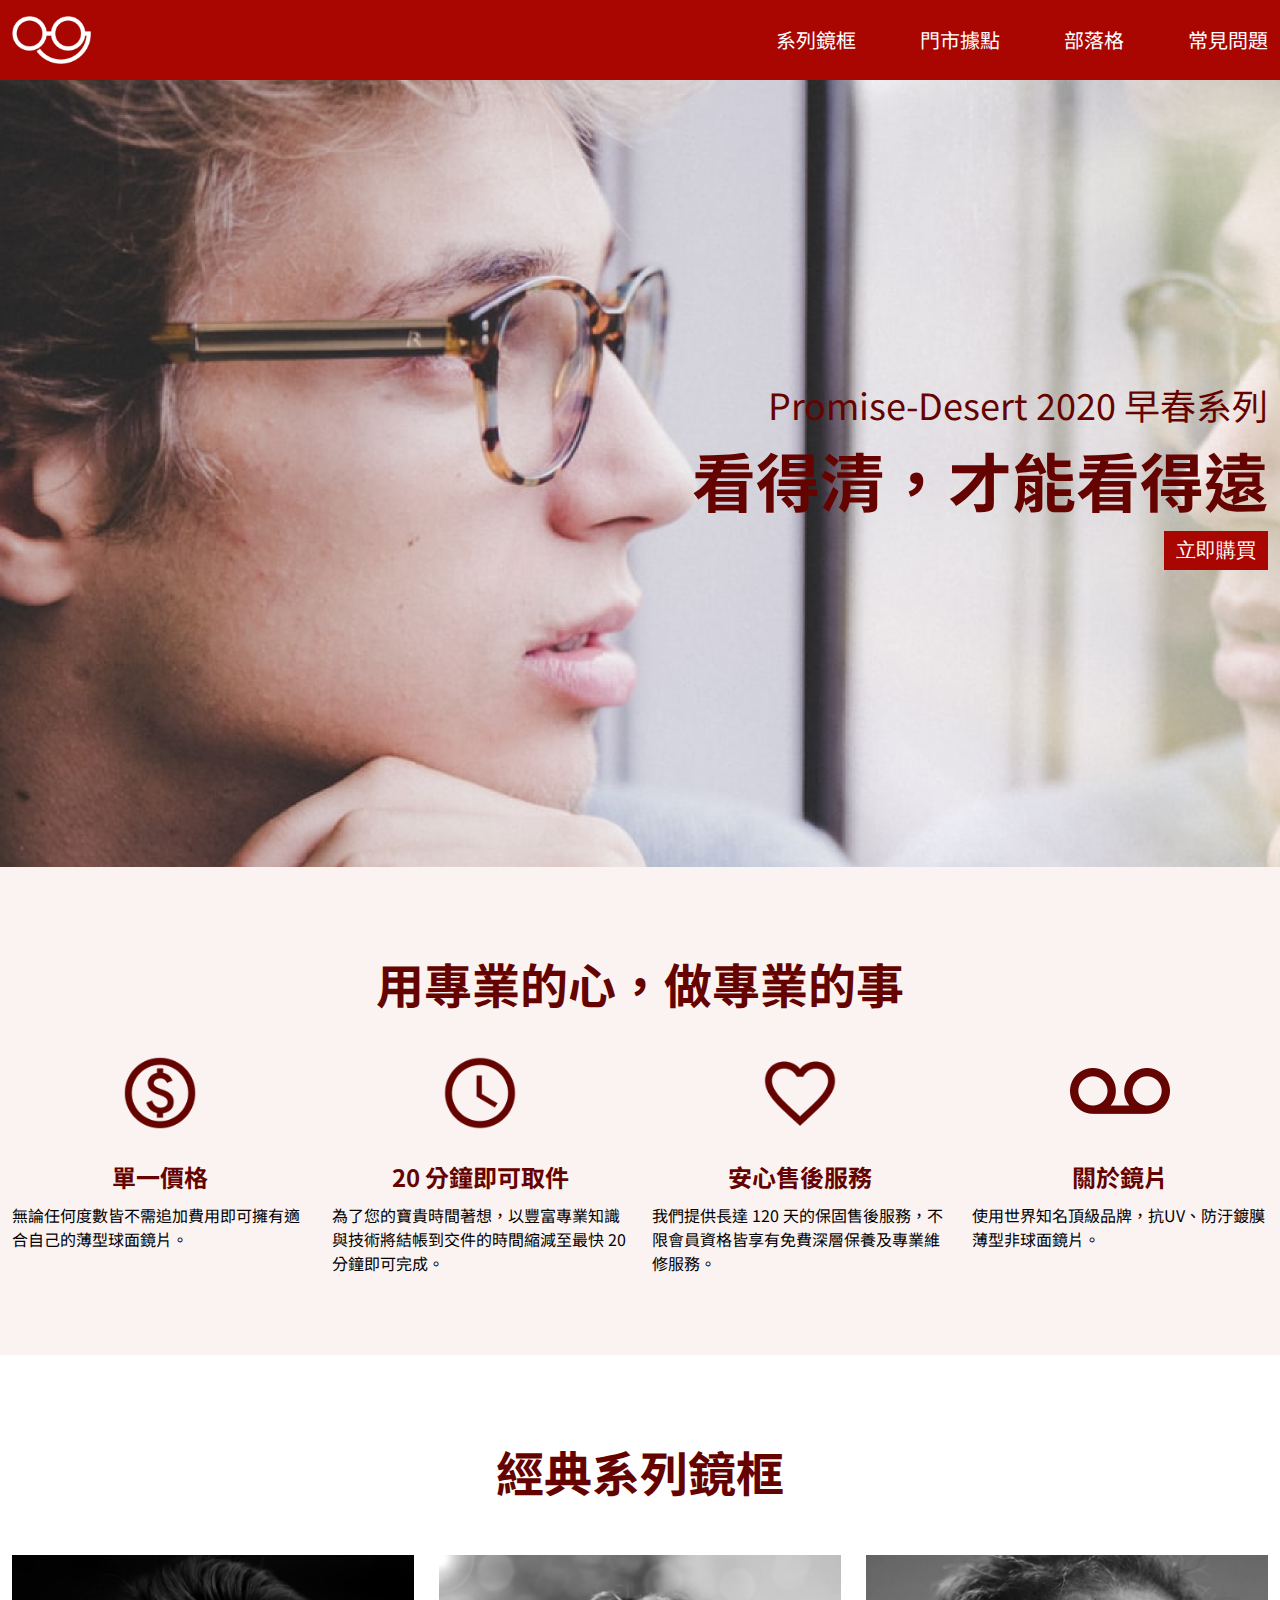
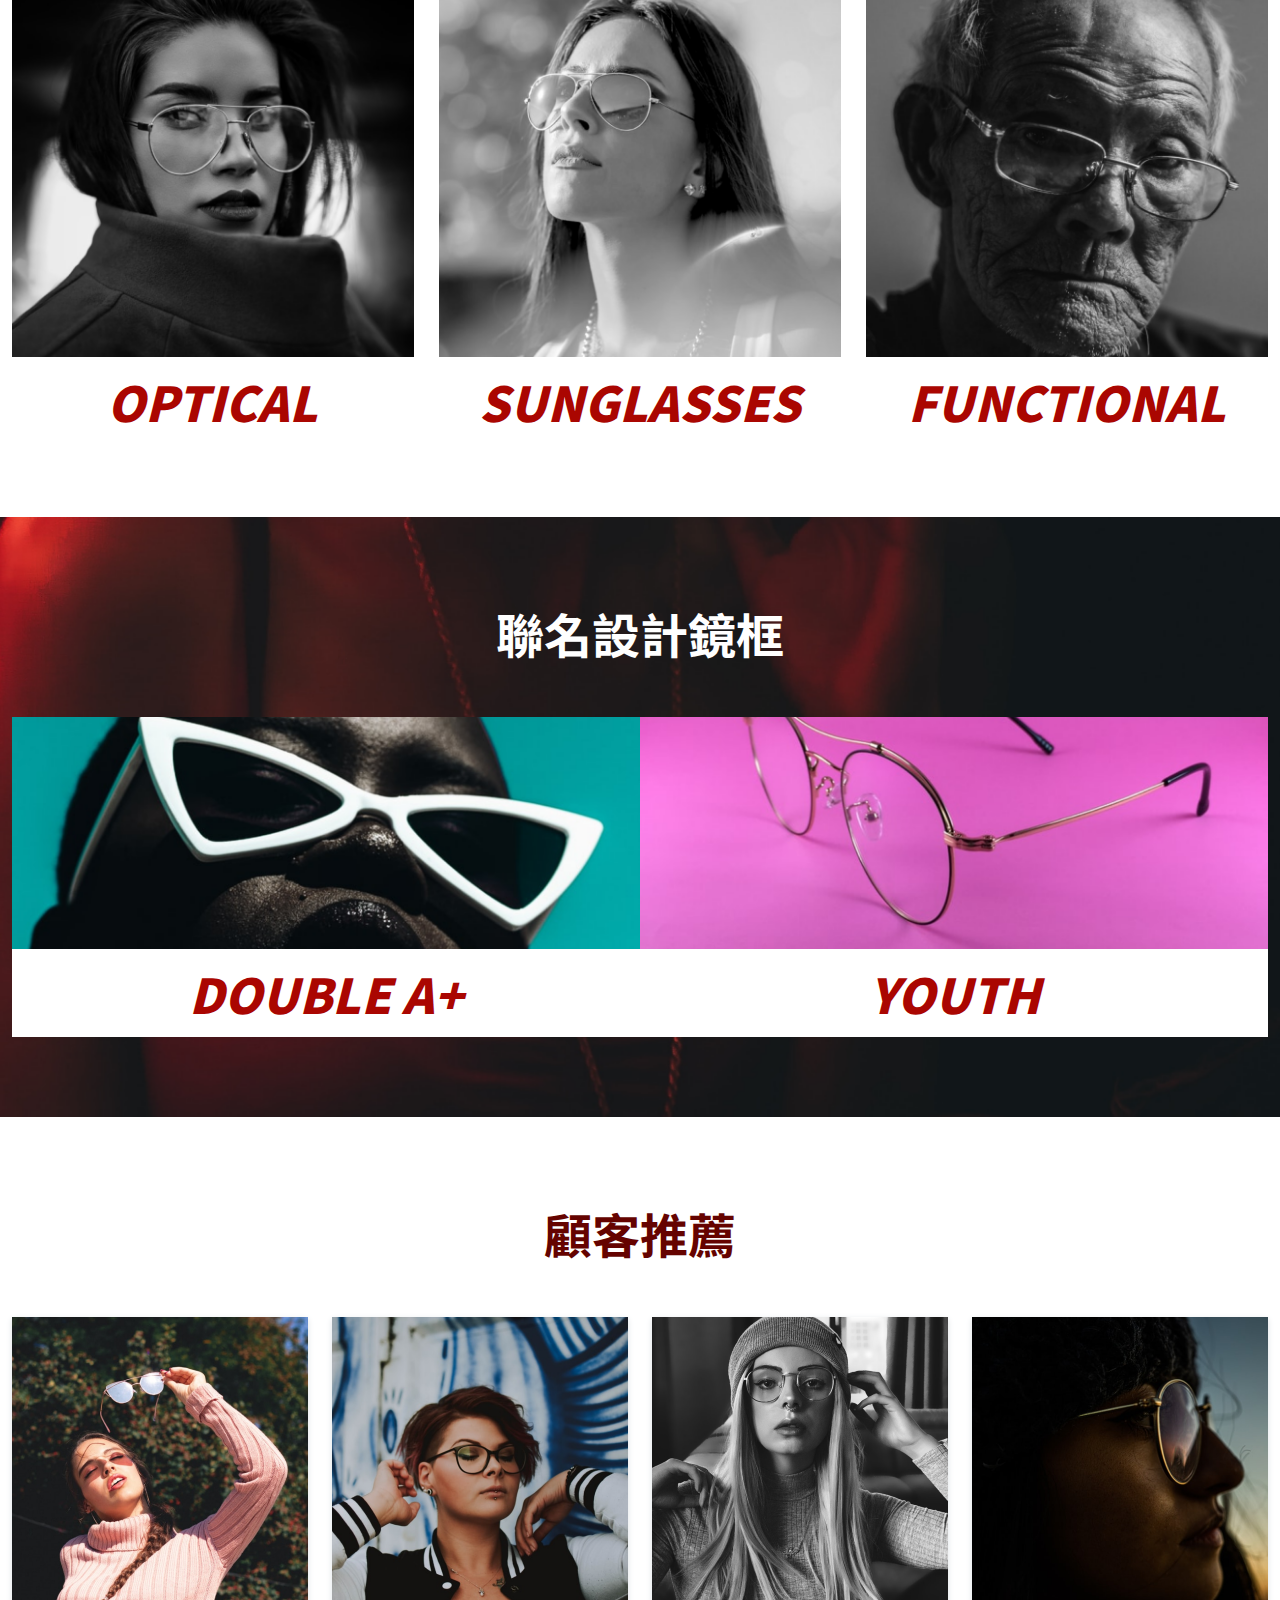
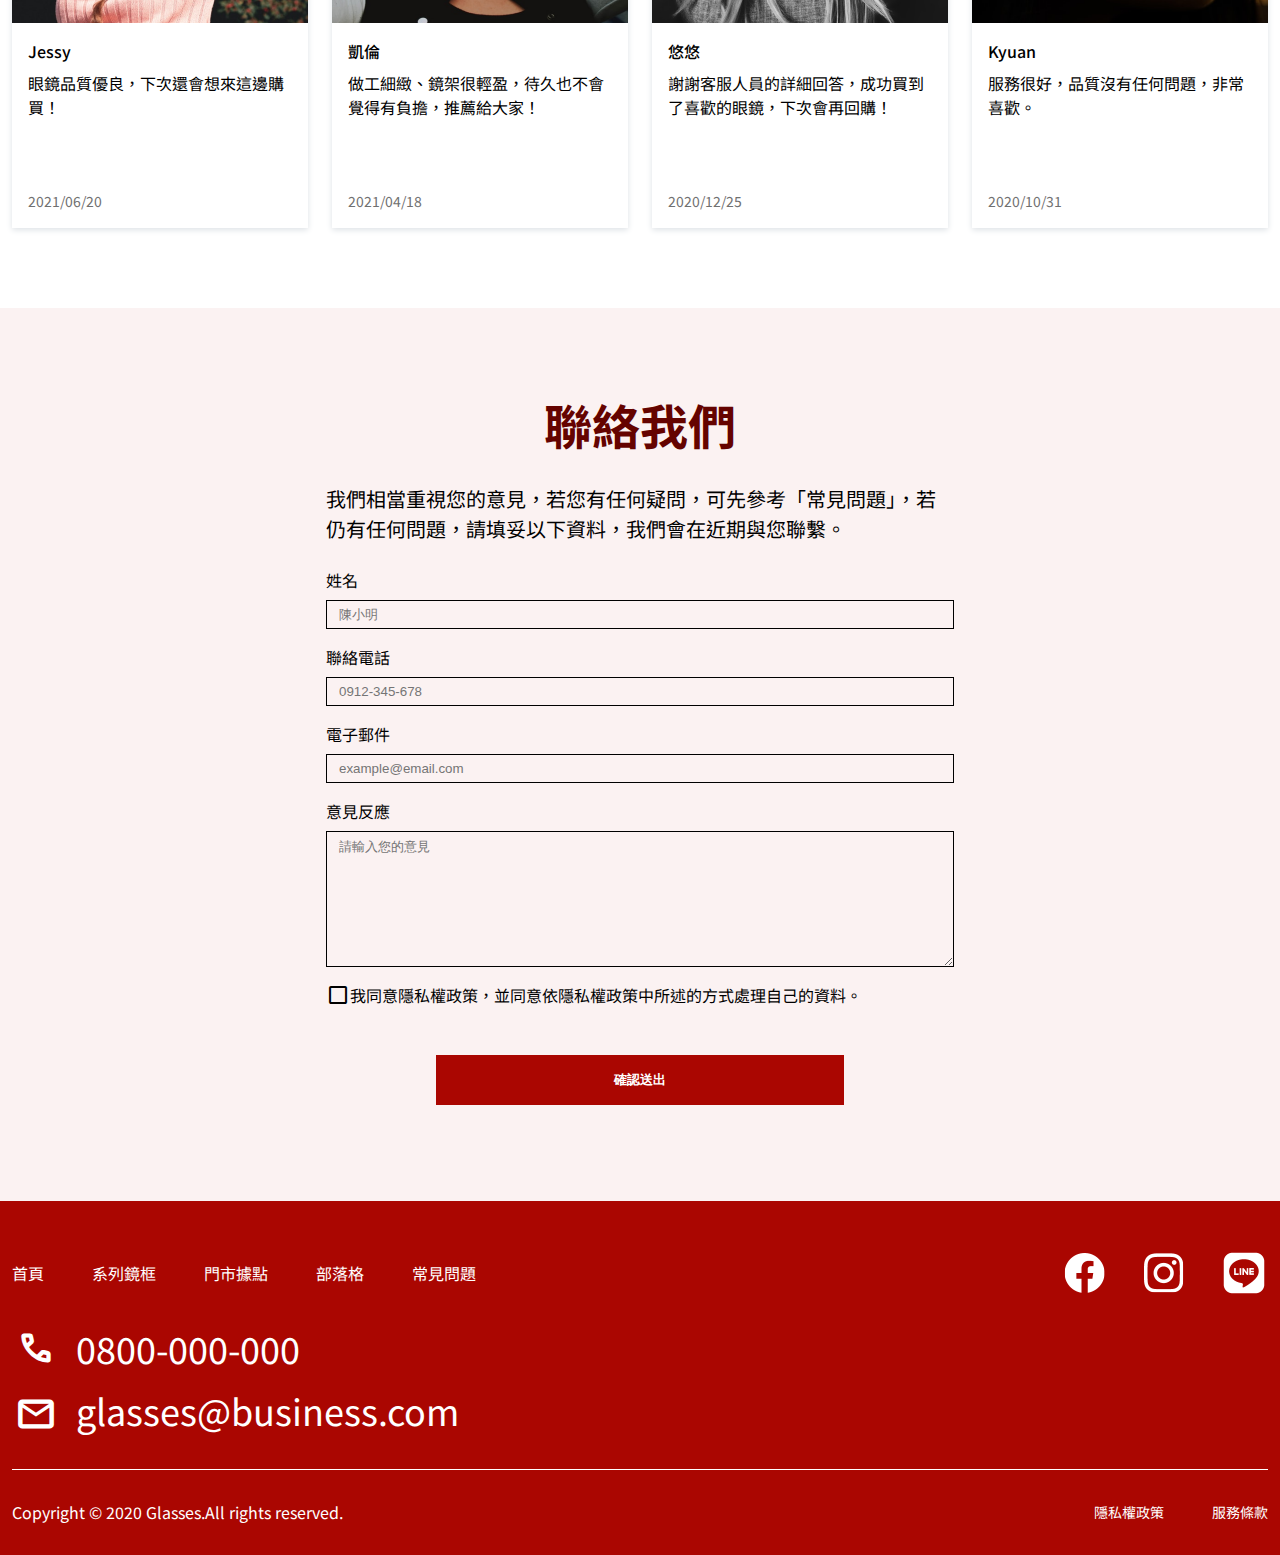
<file: index.html>
<!DOCTYPE html>
<html lang="en">

<head>
  <meta charset="UTF-8">
  <meta name="viewport" content="width=device-width, initial-scale=1.0">
  <meta http-equiv="X-UA-Compatible" content="ie=edge">
  <title>首頁</title>
  <link rel="stylesheet" href="./assets/style/all.css">
  <link rel="stylesheet" href="https://fonts.googleapis.com/css2?family=Material+Symbols+Outlined:opsz,wght,FILL,GRAD@48,400,0,0" />
</head>

<body>

  <header class="header ">
    <div class="container header-nav">
      <h1><a href="index.html" class="logo">眼鏡官網</a></h1>
      <ul class="menu">
        <li>
          <a href="#" class="menu-more">系列鏡框</a>
          <ul class="dropdown-menu">
            <li><a href="product-optical.html">OPTICAL</a></li>
            <li><a href="product-sunglasses.html">SUNGLASSES</a></li>
          </ul>
        </li>
        <li>
          <a href="store.html" class="menu-more">門市據點</a>
          <ul class="dropdown-menu">
            <li> <a href="store.html"> 門市資訊</a></li>
            <li> <a href="store-map.html">地圖</a> </li>
          </ul>
        </li>
        <li><a href="">部落格</a></li>
        <li><a href="faq.html">常見問題</a></li>
      </ul>
      
      <span class="material-symbols-outlined ham-menu">
        menu
        </span>
    </div>
  
  </header>

  <div class="banner">
  <div class="container banner-main">
      <div class="banner-detail">
        <h3>Promise-Desert 2020 早春系列</h3>
        <h2>看得清，才能看得遠</h2>
        <button class="cta-btn">立即購買</button>
      </div>
  </div>
</div>
<!-- banner end -->
<div class="benefits beige-section normal-section-margin">
  <div class="container">
    <h2 class="section-title">用專業的心，做專業的事</h2>
    <ul class="benefits-list">
      <li>
        <img src="./assets/images/home-section2-1.png" alt="benefits pic">
        <h3>單一價格</h3>
        <p>無論任何度數皆不需追加費用即可擁有適合自己的薄型球面鏡片。</p>
      </li>
      <li>
        <img src="./assets/images/home-section2-2.png" alt="benefits pic">
        <h3>20 分鐘即可取件</h3>
        <p>為了您的寶貴時間著想，以豐富專業知識與技術將結帳到交件的時間縮減至最快 20 分鐘即可完成。</p>
      </li>
      <li>
        <img src="./assets/images/home-section2-3.png" alt="benefits pic">
        <h3>安心售後服務</h3>
        <p>我們提供長達 120 天的保固售後服務，不限會員資格皆享有免費深層保養及專業維修服務。</p>
      </li>
      <li>
        <img src="./assets/images/home-sectioin2-4.png" alt="benefits pic">
        <h3>關於鏡片</h3>
        <p>使用世界知名頂級品牌，抗UV、防汙鍍膜薄型非球面鏡片。</p>
      </li>
    </ul>
  </div>
</div>
<!-- benefits end -->
<div class="container">
  <div class="classical normal-section-margin">
    <h2 class="section-title">經典系列鏡框</h2>
    <ul class="classical-display">
      <li>
        <a href="#">
          <img src="./assets/images/home-section3-1.png" alt="classical display pic">
          <h3 class="section-item-title">OPTICAL</h3>
        </a>
      </li>
      <li>
        <a href="#">
          <img src="./assets/images/home-section3-2.png" alt="classical display pic">
          <h3 class="section-item-title">SUNGLASSES</h3>
        </a>
      </li>
      <li>
        <a href="#">
          <img src="./assets/images/home-section3-3.png" alt="classical display pic">
          <h3 class="section-item-title">FUNCTIONAL</h3>
        </a>
      </li>
    </ul>
  </div>
</div>
<!-- classical end -->
<div class="joint-design">
  <div class="container">
    <h2 class="section-title">聯名設計鏡框</h2>
    <ul class="joint-design-display">
      <li>
        <a href="#">
          <img src="./assets/images/home-section4-1.png" alt="joint design pic" class="joint-design-pic">
          <img src="./assets/images/home-section4-1-sm.png" alt="joint design pic" class="joint-design-pic-mobile">
          <h3 class="section-item-title">DOUBLE A+</h3>
        </a>
      </li>
      <li>
        <a href="#">
          <img src="./assets/images/home-section4-2.png" alt="joint design pic" class="joint-design-pic">
          <img src="./assets/images/home-section4-2-sm.png" alt="joint design pic" class="joint-design-pic-mobile">
          <h3 class="section-item-title">YOUTH</h3>
        </a>
      </li>
    </ul>
  </div>
</div>

<div class="recommendation container normal-section-margin">
  <h2 class="section-title">顧客推薦</h2>
  <ul class="recommendation-list">
      <li>
          <div class="recommendation-details">
              <img src="assets/images/home-section5-1.png" alt="recommendation pic">
              <p class="customer">Jessy</p>
              <p>眼鏡品質優良，下次還會想來這邊購買！</p>
          </div>
          <p class="recommendation-date">2021/06/20</p>
      </li>
 
      <li>
          <div class="recommendation-details">
          <img src="assets/images/home-section5-2.png" alt="recommendation pic">
         
              <p class="customer">凱倫</p>
              <p>做工細緻、鏡架很輕盈，待久也不會覺得有負擔，推薦給大家！</p>
          </div>
          <p class="recommendation-date">2021/04/18</p>
         
                  
      </li>
      <li>
          <div class="recommendation-details">
              <img src="assets/images/home-section5-3.png" alt="recommendation pic">
              <p class="customer">悠悠</p>
              <p class="customer-comment">謝謝客服人員的詳細回答，成功買到了喜歡的眼鏡，下次會再回購！</p>
          </div>
          <p class="recommendation-date">2020/12/25</p>
      </li>
      <li>
          <div class="recommendation-details">
              <img src="assets/images/home-section5-4.png" alt="recommendation pic">
              <p class="customer">Kyuan</p>
              <p>服務很好，品質沒有任何問題，非常喜歡。</p>
          </div>
          <p class="recommendation-date">2020/10/31</p>
      </li>
  </ul>
</div>
<!-- recommendation end -->

<div class="contact-us beige-section">
  <div class="container">
      <div class="contact-us-detail">
          <h2 class="section-title">聯絡我們</h2>
          <p class="contact-us-intro">我們相當重視您的意見，若您有任何疑問，可先參考「常見問題」，若仍有任何問題，請填妥以下資料，我們會在近期與您聯繫。</p>
          <form action="index.html" class="contact-form">
              <label for="contact-form-name">姓名</label>
              <input id="contact-form-name" type="text" placeholder="陳小明">
              <label for="contact-form-number">聯絡電話</label>
              <input id="contact-form-number" type="tel" name="" id="" placeholder="0912-345-678">
              <label for="contact-form-email">電子郵件</label>
              <input type="email" id="contact-form-email"  placeholder="example@email.com">
              <label for="cotact-form-message">意見反應</label>
              <textarea id="cotact-form-message" placeholder="請輸入您的意見"></textarea>
              <div class="agreement">
                <span class="material-symbols-outlined agreement-box">
                  check_box_outline_blank
                </span>
                <span class="material-symbols-outlined agreenment-checked">
                  check_box
                  </span>
                <p>我同意隱私權政策，並同意依隱私權政策中所述的方式處理自己的資料。</p></div>
              <input type="submit" value="確認送出" class="btn-submit">
          </form>
      </div>
  </div>
</div>
</div>   

  <footer class="footer">
   <div class="container">
     <div class="footer-main">
      <div class="footer-nav">
        <ul class="footer-menu">
          <li><a href="index.html">首頁</a></li>
          <li><a href="product-optical.html">系列鏡框</a></li>
          <li><a href="store.html">門市據點</a></li>
          <li><a href="">部落格</a></li>
          <li><a href="faq.html">常見問題</a></li>
        </ul>
        <ul class="social-media">
          <li><a href="#"><img src="./assets/images/ic-social-fb.png" alt="facebook icon"></a></li>
          <li><a href="#"><img src="./assets/images/ic_social_ig.png" alt="instagram icon"></a></li>
          <li><a href="#"><img src="./assets/images/ic_social_line.png" alt="line icon"></a></li>
        </ul>
      </div>
      <ul class="footer-contact">
        <li><a href="tel:+0800-000-000">
          <span class="material-symbols-outlined contact-icon">
            call
            </span>
          0800-000-000</a></li>
        <li><a href="mailto:glasses@business.com">
          <span class="material-symbols-outlined contact-icon">
            mail
            </span>
          glasses@business.com</a></li>
      </ul>

     </div>
    

      <div class="legal">
        <p>Copyright © 2020 Glasses.All rights reserved.</p>
        <ul class="legal-terms">
          <li><a href="#">隱私權政策</a></li>
          <li><a href="#">服務條款</a></li>
        </ul>
      </div>
   </div>
  </footer>
  
  <script src="./assets/js/vendors.js"></script>
  <script src="./assets/js/all.js"></script>
</body>

</html>
</file>
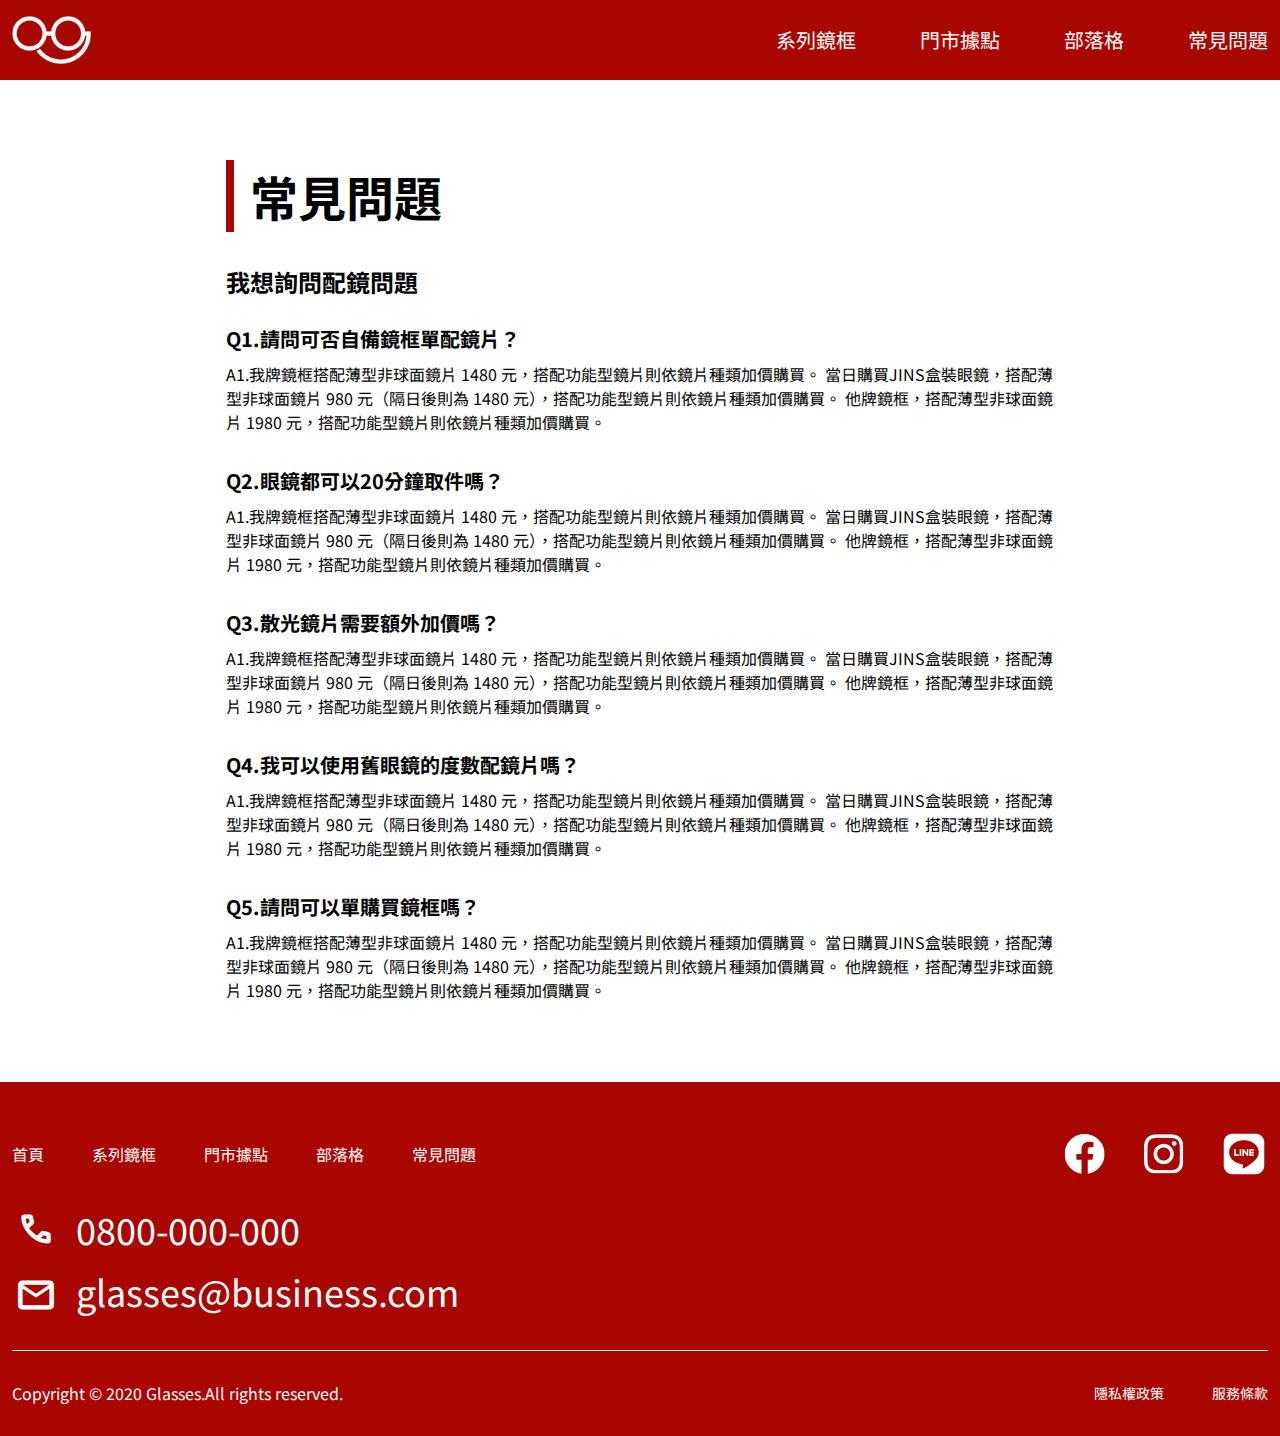
<file: faq.html>
<!DOCTYPE html>
<html lang="en">

<head>
  <meta charset="UTF-8">
  <meta name="viewport" content="width=device-width, initial-scale=1.0">
  <meta http-equiv="X-UA-Compatible" content="ie=edge">
  <title>FAQ</title>
  <link rel="stylesheet" href="./assets/style/all.css">
  <link rel="stylesheet" href="https://fonts.googleapis.com/css2?family=Material+Symbols+Outlined:opsz,wght,FILL,GRAD@48,400,0,0" />
</head>

<body>

  <header class="header ">
    <div class="container header-nav">
      <h1><a href="index.html" class="logo">眼鏡官網</a></h1>
      <ul class="menu">
        <li>
          <a href="#" class="menu-more">系列鏡框</a>
          <ul class="dropdown-menu">
            <li><a href="product-optical.html">OPTICAL</a></li>
            <li><a href="product-sunglasses.html">SUNGLASSES</a></li>
          </ul>
        </li>
        <li>
          <a href="store.html" class="menu-more">門市據點</a>
          <ul class="dropdown-menu">
            <li> <a href="store.html"> 門市資訊</a></li>
            <li> <a href="store-map.html">地圖</a> </li>
          </ul>
        </li>
        <li><a href="">部落格</a></li>
        <li><a href="faq.html">常見問題</a></li>
      </ul>
      
      <span class="material-symbols-outlined ham-menu">
        menu
        </span>
    </div>
  
  </header>

  <main class="container normal-section-margin">
    <section class="faq">
        <h2 class="page-title">常見問題</h2>
        <h3 class="page-sub-title">我想詢問配鏡問題</h3>
        <ul class="faq-list">
            <li>
                <h4>Q1.請問可否自備鏡框單配鏡片？</h4>
                <p>A1.我牌鏡框搭配薄型非球面鏡片 1480 元，搭配功能型鏡片則依鏡片種類加價購買。 當日購買JINS盒裝眼鏡，搭配薄型非球面鏡片 980 元（隔日後則為 1480 元），搭配功能型鏡片則依鏡片種類加價購買。 他牌鏡框，搭配薄型非球面鏡片 1980 元，搭配功能型鏡片則依鏡片種類加價購買。</p>
            </li>
            <li>
                <h4>Q2.眼鏡都可以20分鐘取件嗎？</h4>
                <p>A1.我牌鏡框搭配薄型非球面鏡片 1480 元，搭配功能型鏡片則依鏡片種類加價購買。 當日購買JINS盒裝眼鏡，搭配薄型非球面鏡片 980 元（隔日後則為 1480 元），搭配功能型鏡片則依鏡片種類加價購買。 他牌鏡框，搭配薄型非球面鏡片 1980 元，搭配功能型鏡片則依鏡片種類加價購買。</p>
            </li>
            <li>
                <h4>Q3.散光鏡片需要額外加價嗎？</h4>
                <p>A1.我牌鏡框搭配薄型非球面鏡片 1480 元，搭配功能型鏡片則依鏡片種類加價購買。 當日購買JINS盒裝眼鏡，搭配薄型非球面鏡片 980 元（隔日後則為 1480 元），搭配功能型鏡片則依鏡片種類加價購買。 他牌鏡框，搭配薄型非球面鏡片 1980 元，搭配功能型鏡片則依鏡片種類加價購買。</p>
            </li>
            <li>
                <h4>Q4.我可以使用舊眼鏡的度數配鏡片嗎？</h4>
                <p>A1.我牌鏡框搭配薄型非球面鏡片 1480 元，搭配功能型鏡片則依鏡片種類加價購買。 當日購買JINS盒裝眼鏡，搭配薄型非球面鏡片 980 元（隔日後則為 1480 元），搭配功能型鏡片則依鏡片種類加價購買。 他牌鏡框，搭配薄型非球面鏡片 1980 元，搭配功能型鏡片則依鏡片種類加價購買。</p>
            </li>
            <li>
                <h4>Q5.請問可以單購買鏡框嗎？</h4>
                <p>A1.我牌鏡框搭配薄型非球面鏡片 1480 元，搭配功能型鏡片則依鏡片種類加價購買。 當日購買JINS盒裝眼鏡，搭配薄型非球面鏡片 980 元（隔日後則為 1480 元），搭配功能型鏡片則依鏡片種類加價購買。 他牌鏡框，搭配薄型非球面鏡片 1980 元，搭配功能型鏡片則依鏡片種類加價購買。</p>
            </li>
        </ul>
    </section>
    
</main>

  <footer class="footer">
   <div class="container">
     <div class="footer-main">
      <div class="footer-nav">
        <ul class="footer-menu">
          <li><a href="index.html">首頁</a></li>
          <li><a href="product-optical.html">系列鏡框</a></li>
          <li><a href="store.html">門市據點</a></li>
          <li><a href="">部落格</a></li>
          <li><a href="faq.html">常見問題</a></li>
        </ul>
        <ul class="social-media">
          <li><a href="#"><img src="./assets/images/ic-social-fb.png" alt="facebook icon"></a></li>
          <li><a href="#"><img src="./assets/images/ic_social_ig.png" alt="instagram icon"></a></li>
          <li><a href="#"><img src="./assets/images/ic_social_line.png" alt="line icon"></a></li>
        </ul>
      </div>
      <ul class="footer-contact">
        <li><a href="tel:+0800-000-000">
          <span class="material-symbols-outlined contact-icon">
            call
            </span>
          0800-000-000</a></li>
        <li><a href="mailto:glasses@business.com">
          <span class="material-symbols-outlined contact-icon">
            mail
            </span>
          glasses@business.com</a></li>
      </ul>

     </div>
    

      <div class="legal">
        <p>Copyright © 2020 Glasses.All rights reserved.</p>
        <ul class="legal-terms">
          <li><a href="#">隱私權政策</a></li>
          <li><a href="#">服務條款</a></li>
        </ul>
      </div>
   </div>
  </footer>
  
  <script src="./assets/js/vendors.js"></script>
  <script src="./assets/js/all.js"></script>
</body>

</html>
</file>
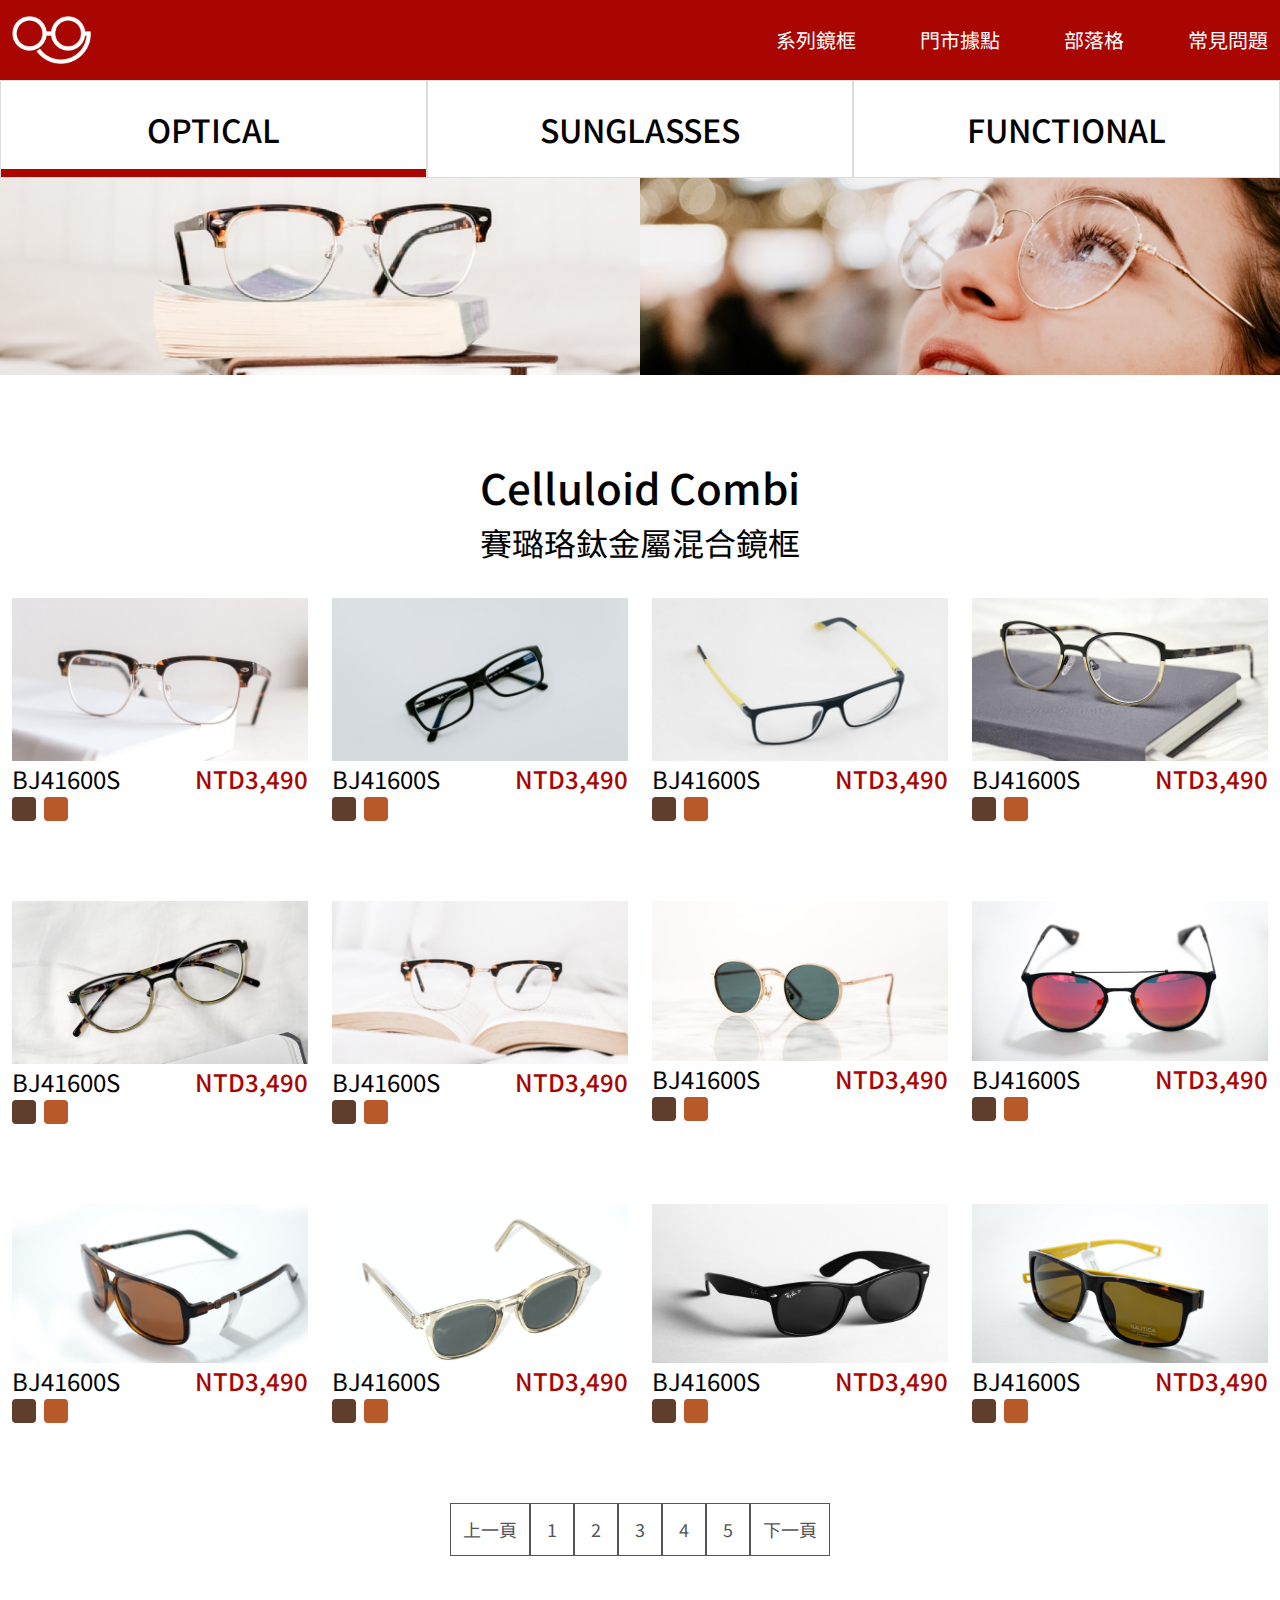
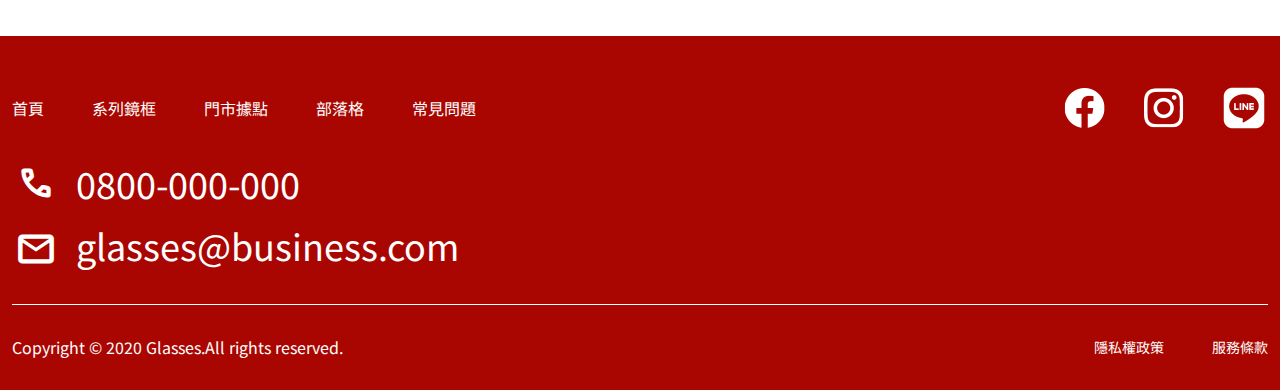
<file: product-optical.html>
<!DOCTYPE html>
<html lang="en">

<head>
  <meta charset="UTF-8">
  <meta name="viewport" content="width=device-width, initial-scale=1.0">
  <meta http-equiv="X-UA-Compatible" content="ie=edge">
  <title>Optical</title>
  <link rel="stylesheet" href="./assets/style/all.css">
  <link rel="stylesheet" href="https://fonts.googleapis.com/css2?family=Material+Symbols+Outlined:opsz,wght,FILL,GRAD@48,400,0,0" />
</head>

<body>

  <header class="header ">
    <div class="container header-nav">
      <h1><a href="index.html" class="logo">眼鏡官網</a></h1>
      <ul class="menu">
        <li>
          <a href="#" class="menu-more">系列鏡框</a>
          <ul class="dropdown-menu">
            <li><a href="product-optical.html">OPTICAL</a></li>
            <li><a href="product-sunglasses.html">SUNGLASSES</a></li>
          </ul>
        </li>
        <li>
          <a href="store.html" class="menu-more">門市據點</a>
          <ul class="dropdown-menu">
            <li> <a href="store.html"> 門市資訊</a></li>
            <li> <a href="store-map.html">地圖</a> </li>
          </ul>
        </li>
        <li><a href="">部落格</a></li>
        <li><a href="faq.html">常見問題</a></li>
      </ul>
      
      <span class="material-symbols-outlined ham-menu">
        menu
        </span>
    </div>
  
  </header>

  
<nav>
  <ul class="product-nav">
    <li><a href="product-optical.html" class="nav-select nav-active">OPTICAL</a></li>
    <li><a href="product-sunglasses.html" class="nav-select">SUNGLASSES</a></li>
    <li><a href="" class="nav-select">FUNCTIONAL</a></li>
  </ul>
</nav>
<div class="product-banner normal-section-margin">
  <img src="./assets/images/product-header-1.png" alt="product banner">
  <img src="./assets/images/product-header-2.png" alt="product banner">
  <img src="./assets/images/product-header-sm-1.png" alt="product banner">
  <img src="./assets/images/product-header-sm-2.png" alt="product banner">
</div>
  <main class="product container normal-section-margin">
    <h2 class="product-title">Celluloid Combi</h2>
    <h3 class="product-subtitle">賽璐珞鈦金屬混合鏡框</h3>
    <ul class="product-list">
      <li>
        <img src="./assets/images/product-1.png" alt="product pic">
        <p class="product-detail"> BJ41600S<span>NTD3,490</span></p>        
        <div class="product-color-showcase">
          <div class="product-color"></div>
          <div class="product-color"></div>
        </div>
      </li>
      <li>
        <img src="./assets/images/product-2.png" alt="product pic">
        <p class="product-detail">BJ41600S<span>NTD3,490</span></p>        
        <div class="product-color-showcase">
          <div class="product-color"></div>
          <div class="product-color"></div>
        </div>
      </li>
      <li>
        <img src="./assets/images/product-3.png" alt="product pic">
        <p class="product-detail">BJ41600S<span>NTD3,490</span></p>
        <div class="product-color-showcase">
          <div class="product-color"></div>
          <div class="product-color"></div>
        </div>
      </li>
      <li>
        <img src="./assets/images/product-4.png" alt="product pic">
        <p class="product-detail">BJ41600S<span>NTD3,490</span></p>
        <div class="product-color-showcase">
          <div class="product-color"></div>
          <div class="product-color"></div>
        </div>
      </li>
      <li>
        <img src="./assets/images/product-5.png" alt="product pic">
        <p class="product-detail">BJ41600S<span>NTD3,490</span></p>
        <div class="product-color-showcase">
          <div class="product-color"></div>
          <div class="product-color"></div>
        </div>
      </li>
      <li>
        <img src="./assets/images/product-6.png" alt="product pic">
        <p class="product-detail">BJ41600S<span>NTD3,490</span></p>
        <div class="product-color-showcase">
          <div class="product-color"></div>
          <div class="product-color"></div>
        </div>
      </li>
      <li>
        <img src="./assets/images/product-7.png" alt="product pic">
        <p class="product-detail">BJ41600S<span>NTD3,490</span></p>
        <div class="product-color-showcase">
          <div class="product-color"></div>
          <div class="product-color"></div>
        </div>
      </li>
      <li>
        <img src="./assets/images/product-8.png" alt="product pic">
        <p class="product-detail">BJ41600S<span>NTD3,490</span></p>
        <div class="product-color-showcase">
          <div class="product-color"></div>
          <div class="product-color"></div>
        </div>
      </li>
      <li>
        <img src="./assets/images/product-9.png" alt="product pic">
        <p class="product-detail">BJ41600S<span>NTD3,490</span></p>
        <div class="product-color-showcase">
          <div class="product-color"></div>
          <div class="product-color"></div>
        </div>
      </li>
      <li>
        <img src="./assets/images/product-10.png" alt="product pic">
        <p class="product-detail">BJ41600S<span>NTD3,490</span></p>
        <div class="product-color-showcase">
          <div class="product-color"></div>
          <div class="product-color"></div>
        </div>
      </li>
      <li>
        <img src="./assets/images/product-11.png" alt="product pic">
        <p class="product-detail">BJ41600S<span>NTD3,490</span></p>
        <div class="product-color-showcase">
          <div class="product-color"></div>
          <div class="product-color"></div>
        </div>
      </li>
      <li>
        <img src="./assets/images/product-12.png" alt="product pic">
        <p class="product-detail">BJ41600S<span>NTD3,490</span></p>
        <div class="product-color-showcase">
          <div class="product-color"></div>
          <div class="product-color"></div>
        </div>
      </li>
    </ul>
  </main>
  <ul class="pagination container normal-section-margin">
    <li> <a href="#" class="backward next">上一頁</a></li>
    <li><a href="index.html">1</a></li>
    <li><a href="product-optical.html">2</a></li>
    <li><a href="">3</a></li>
    <li><a href="">4</a></li>
    <li><a href="">5</a></li>
    <li><a href="" class="forward next">下一頁</a></li>
  </ul>

  <footer class="footer">
   <div class="container">
     <div class="footer-main">
      <div class="footer-nav">
        <ul class="footer-menu">
          <li><a href="index.html">首頁</a></li>
          <li><a href="product-optical.html">系列鏡框</a></li>
          <li><a href="store.html">門市據點</a></li>
          <li><a href="">部落格</a></li>
          <li><a href="faq.html">常見問題</a></li>
        </ul>
        <ul class="social-media">
          <li><a href="#"><img src="./assets/images/ic-social-fb.png" alt="facebook icon"></a></li>
          <li><a href="#"><img src="./assets/images/ic_social_ig.png" alt="instagram icon"></a></li>
          <li><a href="#"><img src="./assets/images/ic_social_line.png" alt="line icon"></a></li>
        </ul>
      </div>
      <ul class="footer-contact">
        <li><a href="tel:+0800-000-000">
          <span class="material-symbols-outlined contact-icon">
            call
            </span>
          0800-000-000</a></li>
        <li><a href="mailto:glasses@business.com">
          <span class="material-symbols-outlined contact-icon">
            mail
            </span>
          glasses@business.com</a></li>
      </ul>

     </div>
    

      <div class="legal">
        <p>Copyright © 2020 Glasses.All rights reserved.</p>
        <ul class="legal-terms">
          <li><a href="#">隱私權政策</a></li>
          <li><a href="#">服務條款</a></li>
        </ul>
      </div>
   </div>
  </footer>
  
  <script src="./assets/js/vendors.js"></script>
  <script src="./assets/js/all.js"></script>
</body>

</html>
</file>
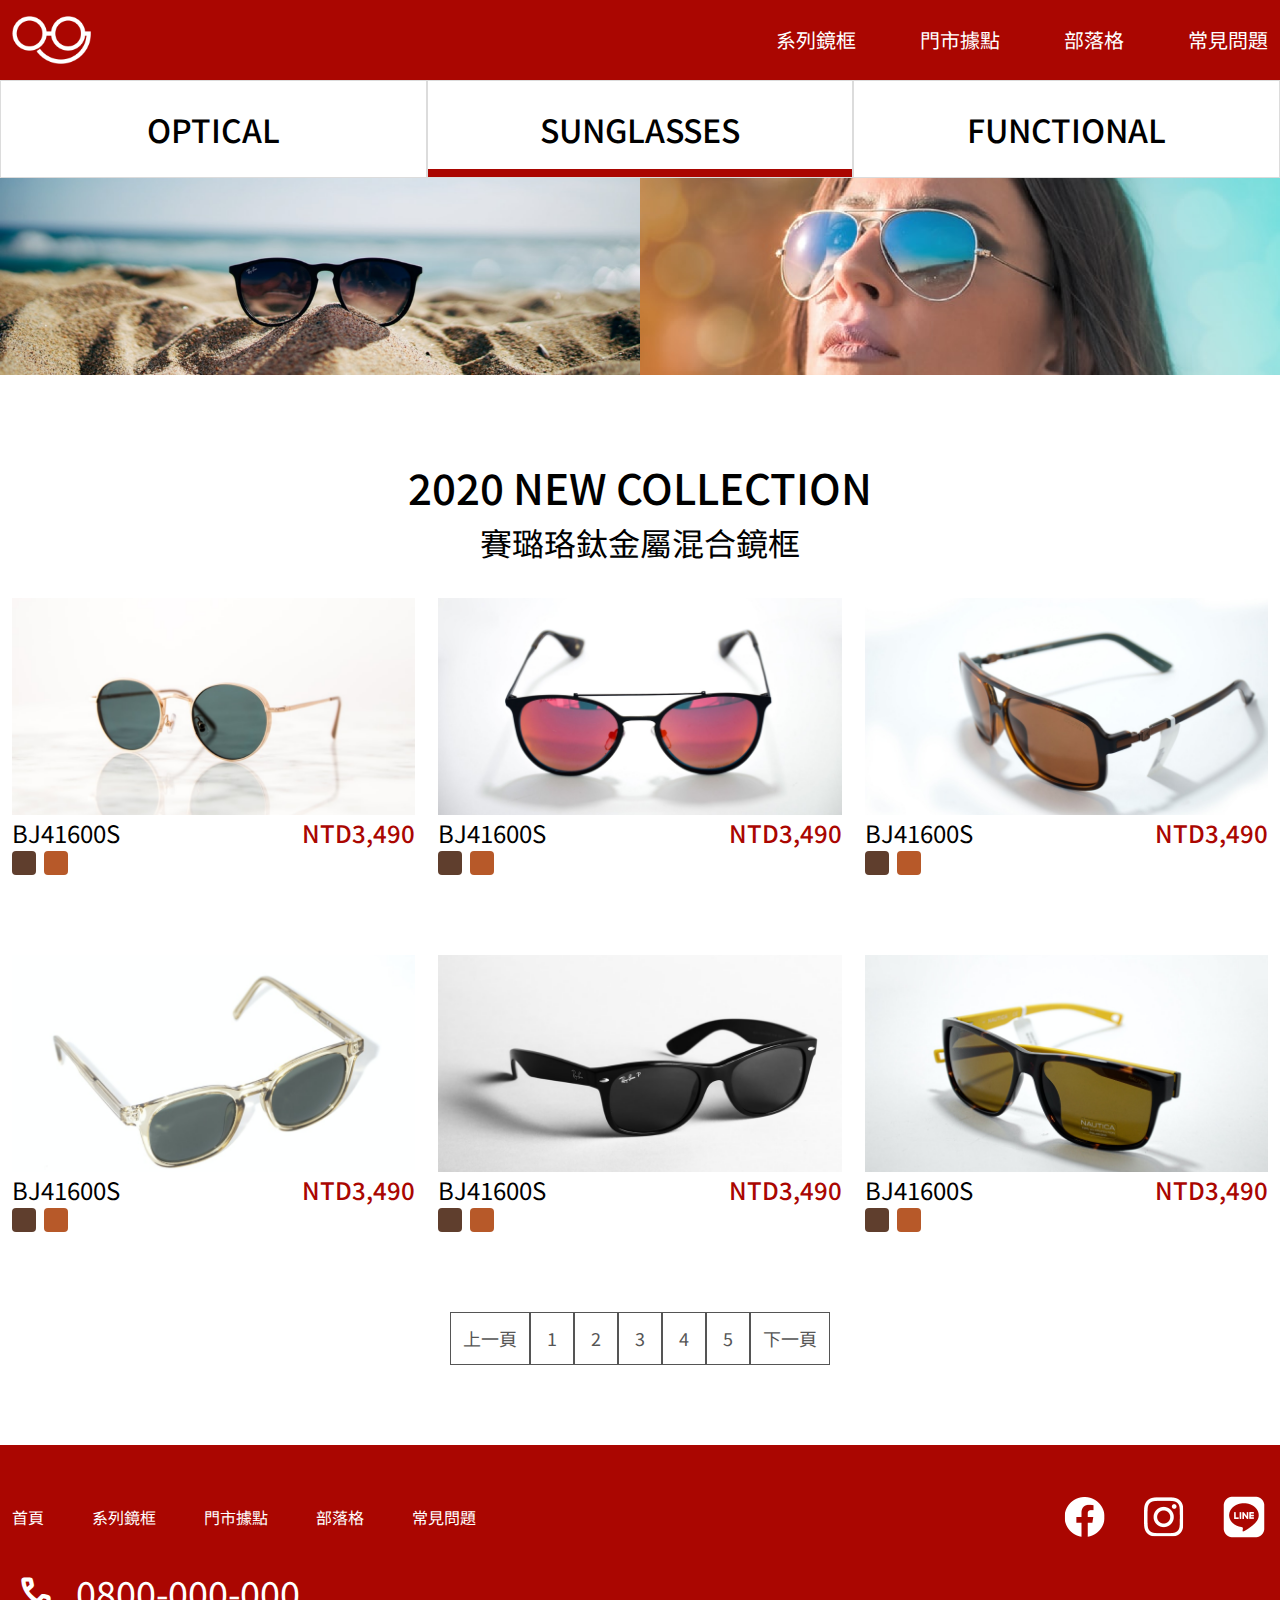
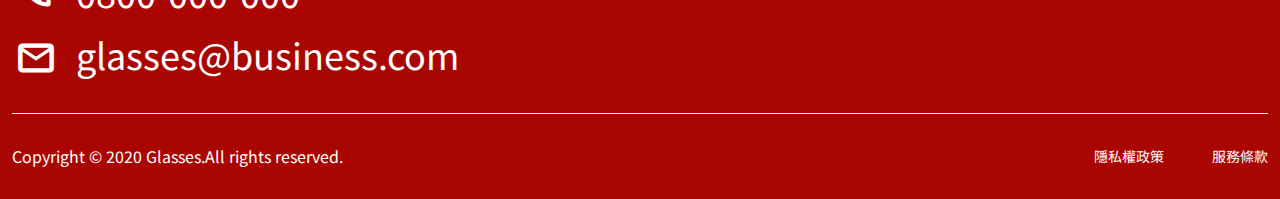
<file: product-sunglasses.html>
<!DOCTYPE html>
<html lang="en">

<head>
  <meta charset="UTF-8">
  <meta name="viewport" content="width=device-width, initial-scale=1.0">
  <meta http-equiv="X-UA-Compatible" content="ie=edge">
  <title>Sunglasses</title>
  <link rel="stylesheet" href="./assets/style/all.css">
  <link rel="stylesheet" href="https://fonts.googleapis.com/css2?family=Material+Symbols+Outlined:opsz,wght,FILL,GRAD@48,400,0,0" />
</head>

<body>

  <header class="header ">
    <div class="container header-nav">
      <h1><a href="index.html" class="logo">眼鏡官網</a></h1>
      <ul class="menu">
        <li>
          <a href="#" class="menu-more">系列鏡框</a>
          <ul class="dropdown-menu">
            <li><a href="product-optical.html">OPTICAL</a></li>
            <li><a href="product-sunglasses.html">SUNGLASSES</a></li>
          </ul>
        </li>
        <li>
          <a href="store.html" class="menu-more">門市據點</a>
          <ul class="dropdown-menu">
            <li> <a href="store.html"> 門市資訊</a></li>
            <li> <a href="store-map.html">地圖</a> </li>
          </ul>
        </li>
        <li><a href="">部落格</a></li>
        <li><a href="faq.html">常見問題</a></li>
      </ul>
      
      <span class="material-symbols-outlined ham-menu">
        menu
        </span>
    </div>
  
  </header>

  <ul class="product-nav">
    <li><a href="product-optical.html" class="nav-select">OPTICAL</a></li>
    <li><a href="" class="nav-select nav-active">SUNGLASSES</a></li>
    <li><a href="" class="nav-select">FUNCTIONAL</a></li>
  </ul>
  <div class="product-banner normal-section-margin">
      <img src="./assets/images/product-header-3.png" alt="product banner">
      <img src="./assets/images/product-header-4.png" alt="product banner">
      <img src="./assets/images/product-header-sm-3.png" alt="product banner">
      <img src="./assets/images/product-header-sm-4.png" alt="product banner">
  </div>
  <main class="product container normal-section-margin">

    <h2 class="product-title">2020 NEW COLLECTION</h2>
    <h3 class="product-subtitle">賽璐珞鈦金屬混合鏡框</h3>

    <ul class="sunglasses-list">
        <li>
            <img src="./assets/images/product-7.png" alt="sunglassess pic">
            <p class="product-detail">BJ41600S<span>NTD3,490</span></p>
            <div class="product-color-showcase">
                <div class="product-color"></div>
                <div class="product-color"></div>
            </div>
        </li>
        <li>
            <img src="./assets/images/product-8.png" alt="sunglassess pic">
            <p class="product-detail">BJ41600S<span>NTD3,490</span></p>
            <div class="product-color-showcase">
                <div class="product-color"></div>
                <div class="product-color"></div>
            </div>
        </li>
        <li>
            <img src="./assets/images/product-9.png" alt="sunglassess pic">
            <p class="product-detail">BJ41600S<span>NTD3,490</span></p>
            <div class="product-color-showcase">
                <div class="product-color"></div>
                <div class="product-color"></div>
            </div>
        </li>
        <li>
            <img src="./assets/images/product-10.png" alt="sunglassess pic">
            <p class="product-detail">BJ41600S<span>NTD3,490</span></p>
            <div class="product-color-showcase">
                <div class="product-color"></div>
                <div class="product-color"></div>
            </div>
        </li>
        <li>
            <img src="./assets/images/product-11.png" alt="sunglassess pic">
            <p class="product-detail">BJ41600S<span>NTD3,490</span></p>
            <div class="product-color-showcase">
                <div class="product-color"></div>
                <div class="product-color"></div>
            </div>
        </li>
        <li>
            <img src="./assets/images/product-12.png" alt="sunglassess pic">
            <p class="product-detail">BJ41600S<span>NTD3,490</span></p>
            <div class="product-color-showcase">
                <div class="product-color"></div>
                <div class="product-color"></div>
            </div>
        </li>
    </ul>

  </main>
  <ul class="pagination container normal-section-margin">
    <li> <a href="#" class="backward next">上一頁</a></li>
    <li><a href="index.html">1</a></li>
    <li><a href="product-optical.html">2</a></li>
    <li><a href="">3</a></li>
    <li><a href="">4</a></li>
    <li><a href="">5</a></li>
    <li><a href="" class="forward next">下一頁</a></li>
  </ul>

  <footer class="footer">
   <div class="container">
     <div class="footer-main">
      <div class="footer-nav">
        <ul class="footer-menu">
          <li><a href="index.html">首頁</a></li>
          <li><a href="product-optical.html">系列鏡框</a></li>
          <li><a href="store.html">門市據點</a></li>
          <li><a href="">部落格</a></li>
          <li><a href="faq.html">常見問題</a></li>
        </ul>
        <ul class="social-media">
          <li><a href="#"><img src="./assets/images/ic-social-fb.png" alt="facebook icon"></a></li>
          <li><a href="#"><img src="./assets/images/ic_social_ig.png" alt="instagram icon"></a></li>
          <li><a href="#"><img src="./assets/images/ic_social_line.png" alt="line icon"></a></li>
        </ul>
      </div>
      <ul class="footer-contact">
        <li><a href="tel:+0800-000-000">
          <span class="material-symbols-outlined contact-icon">
            call
            </span>
          0800-000-000</a></li>
        <li><a href="mailto:glasses@business.com">
          <span class="material-symbols-outlined contact-icon">
            mail
            </span>
          glasses@business.com</a></li>
      </ul>

     </div>
    

      <div class="legal">
        <p>Copyright © 2020 Glasses.All rights reserved.</p>
        <ul class="legal-terms">
          <li><a href="#">隱私權政策</a></li>
          <li><a href="#">服務條款</a></li>
        </ul>
      </div>
   </div>
  </footer>
  
  <script src="./assets/js/vendors.js"></script>
  <script src="./assets/js/all.js"></script>
</body>

</html>
</file>
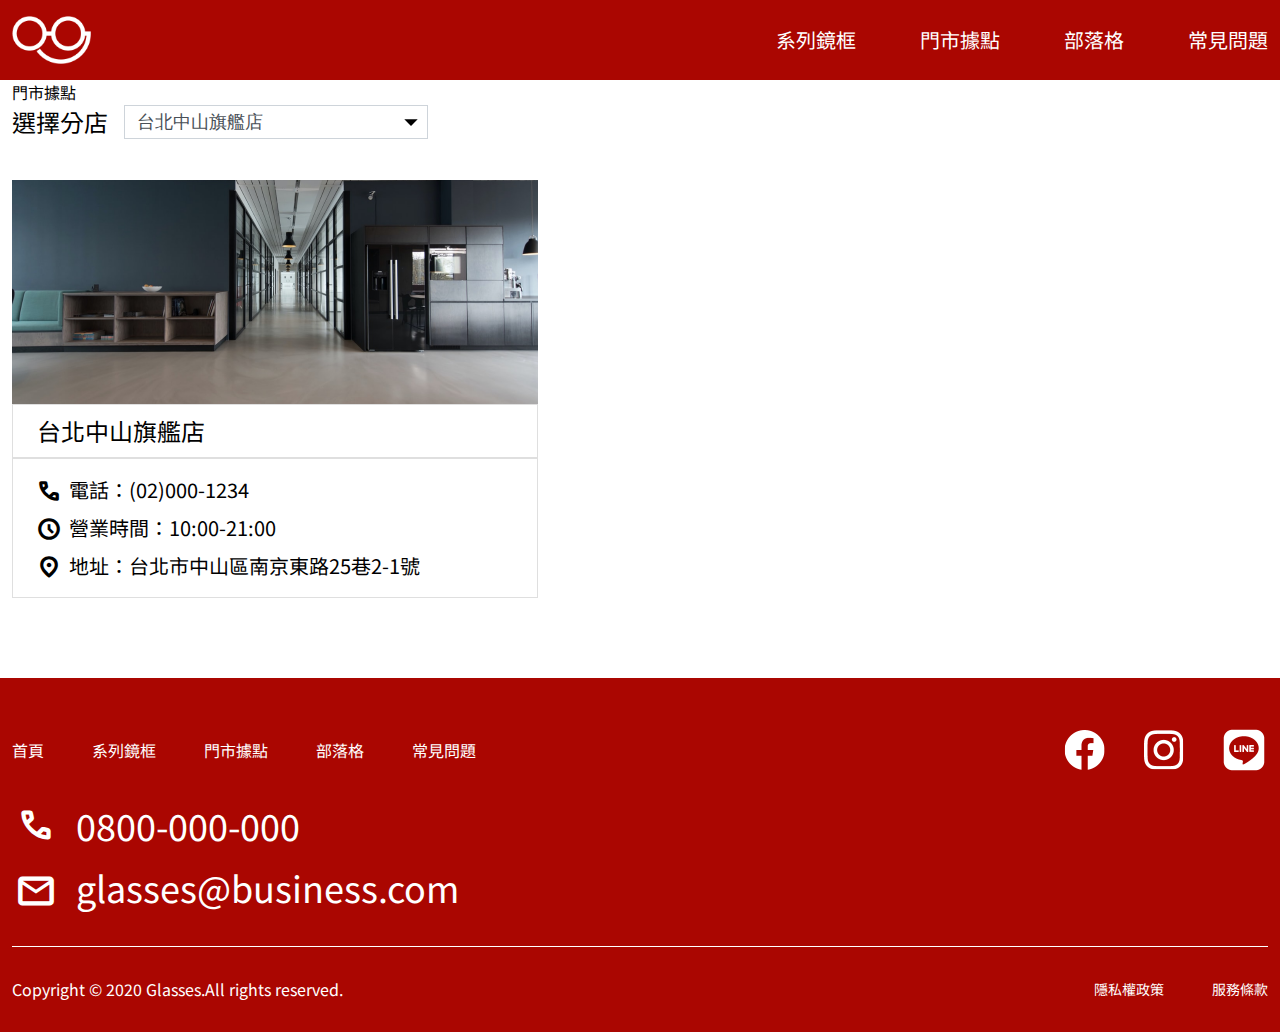
<file: store-map.html>
<!DOCTYPE html>
<html lang="en">

<head>
  <meta charset="UTF-8">
  <meta name="viewport" content="width=device-width, initial-scale=1.0">
  <meta http-equiv="X-UA-Compatible" content="ie=edge">
  <title>Store Map</title>
  <link rel="stylesheet" href="./assets/style/all.css">
  <link rel="stylesheet" href="https://fonts.googleapis.com/css2?family=Material+Symbols+Outlined:opsz,wght,FILL,GRAD@48,400,0,0" />
</head>

<body>

  <header class="header ">
    <div class="container header-nav">
      <h1><a href="index.html" class="logo">眼鏡官網</a></h1>
      <ul class="menu">
        <li>
          <a href="#">系列鏡框</a>
          <ul class="dropdown-menu">
            <li><a href="product-optical.html">OPTICAL</a></li>
            <li><a href="product-sunglasses.html">SUNGLASSES</a></li>
          </ul>
        </li>
        <li>
          <a href="store.html">門市據點</a>
          <ul class="dropdown-menu">
            <li> <a href="store.html"> 門市資訊</a></li>
            <li> <a href="store-map.html">地圖</a> </li>
          </ul>
        </li>
        <li><a href="">部落格</a></li>
        <li><a href="">常見問題</a></li>
      </ul>
      
      <span class="material-symbols-outlined ham-menu">
        menu
        </span>
    </div>
  
  </header>

  <main class="store-map container">
    <h1 class="store-title">門市據點</h1>
    <form class="store-select">
        <label for="store-map-locate">選擇分店</label>
        <select name="store-map-locate" id="store-map-locate" class="locate-selector store-map-locate">
            <option value="台北中山旗艦店">台北中山旗艦店</option>
        </select>
    </form> 
    <section class="store-map-display">
        <div class="store-map-detail">
                <img src="./assets/images/storepage-1.png" alt="store pic">
            
            <div class="store-map-about">
                <h2 class="store-name">台北中山旗艦店</h2>
                <ul class="store-details">
                <li><span class="material-symbols-outlined">call</span>電話： <a href="tel:+(02)000-1234">(02)000-1234</a> </li>
                <li><span class="material-symbols-outlined">schedule</span>營業時間：10:00-21:00</li>
                <li><span class="material-symbols-outlined">location_on</span>地址：台北市中山區南京東路25巷2-1號</li>
               
            </div>
        </div>
        <iframe class="normal-iframe"src="https://www.google.com/maps/embed?pb=!1m18!1m12!1m3!1d3614.4637552808645!2d121.53568141511543!3d25.052266183963784!2m3!1f0!2f0!3f0!3m2!1i1024!2i768!4f13.1!3m3!1m2!1s0x3442abdf92494d29%3A0xd908a8a881f73476!2zMTA0OTHlj7DngaPlj7DljJfluILkuK3lsbHljYDljZfkuqzmnbHot6_kuInmrrUyNeiZnw!5e0!3m2!1szh-TW!2shk!4v1659680484509!5m2!1szh-TW!2shk" width="1296px" height="auto" style="border:0;" allowfullscreen="" loading="lazy" referrerpolicy="no-referrer-when-downgrade"></iframe>
        <iframe class="sm-iframe" src="https://www.google.com/maps/embed?pb=!1m18!1m12!1m3!1d3614.4637552808645!2d121.53568141511543!3d25.052266183963784!2m3!1f0!2f0!3f0!3m2!1i1024!2i768!4f13.1!3m3!1m2!1s0x3442abdf92494d29%3A0xd908a8a881f73476!2zMTA0OTHlj7DngaPlj7DljJfluILkuK3lsbHljYDljZfkuqzmnbHot6_kuInmrrUyNeiZnw!5e0!3m2!1szh-TW!2shk!4v1659680484509!5m2!1szh-TW!2shk" width="auto" height="414px" style="border:0;" allowfullscreen="" loading="lazy" referrerpolicy="no-referrer-when-downgrade"></iframe>
    </section>
</main>

  <footer class="footer">
   <div class="container">
     <div class="footer-main">
      <div class="footer-nav">
        <ul class="footer-menu">
          <li><a href="index.html">首頁</a></li>
          <li><a href="product-optical.html">系列鏡框</a></li>
          <li><a href="store.html">門市據點</a></li>
          <li><a href="">部落格</a></li>
          <li><a href="">常見問題</a></li>
        </ul>
        <ul class="social-media">
          <li><a href="#"><img src="./assets/images/ic-social-fb.png" alt="facebook icon"></a></li>
          <li><a href="#"><img src="./assets/images/ic_social_ig.png" alt="instagram icon"></a></li>
          <li><a href="#"><img src="./assets/images/ic_social_line.png" alt="line icon"></a></li>
        </ul>
      </div>
      <ul class="footer-contact">
        <li><a href="tel:+0800-000-000">
          <span class="material-symbols-outlined contact-icon">
            call
            </span>
          0800-000-000</a></li>
        <li><a href="mailto:glasses@business.com">
          <span class="material-symbols-outlined contact-icon">
            mail
            </span>
          glasses@business.com</a></li>
      </ul>

     </div>
    

      <div class="legal">
        <p>Copyright © 2020 Glasses.All rights reserved.</p>
        <ul class="legal-terms">
          <li><a href="#">隱私權政策</a></li>
          <li><a href="#">服務條款</a></li>
        </ul>
      </div>
   </div>
  </footer>
  
  <script src="./assets/js/vendors.js"></script>
  <script src="./assets/js/all.js"></script>
</body>

</html>
</file>
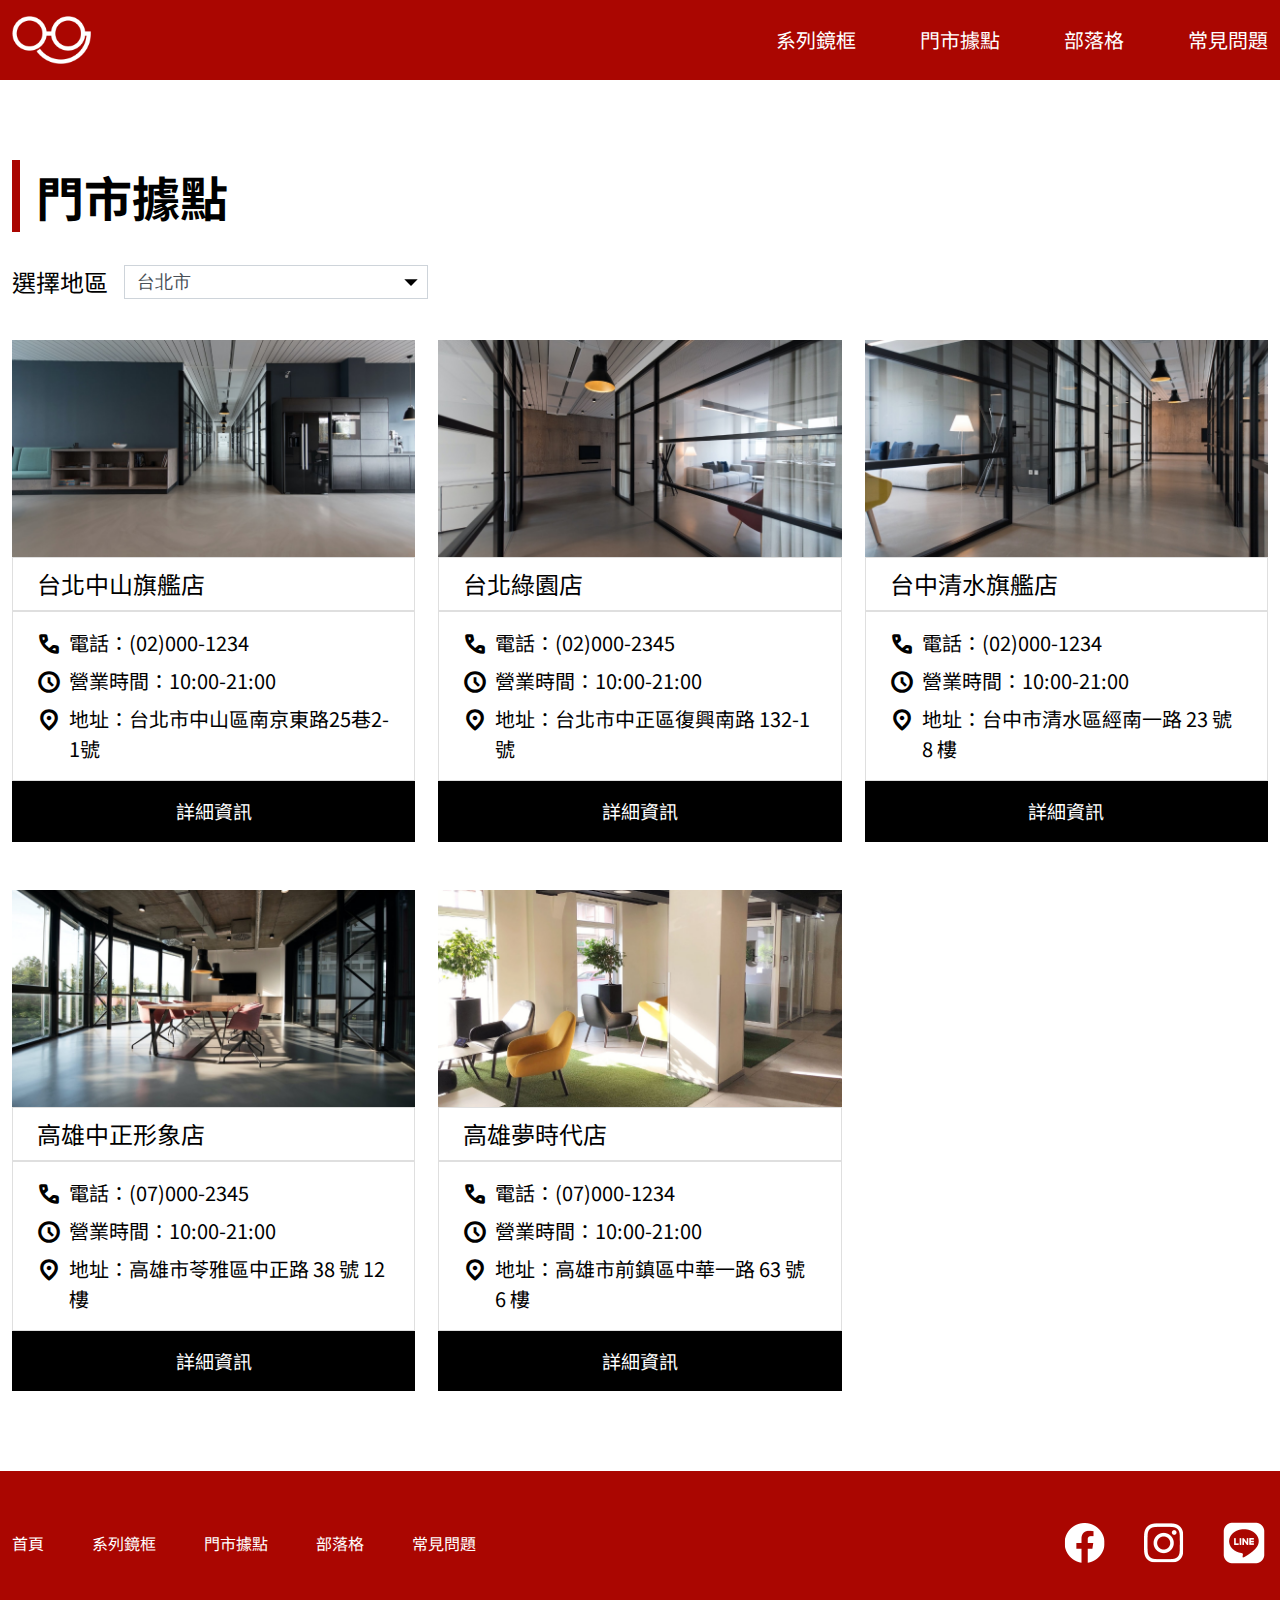
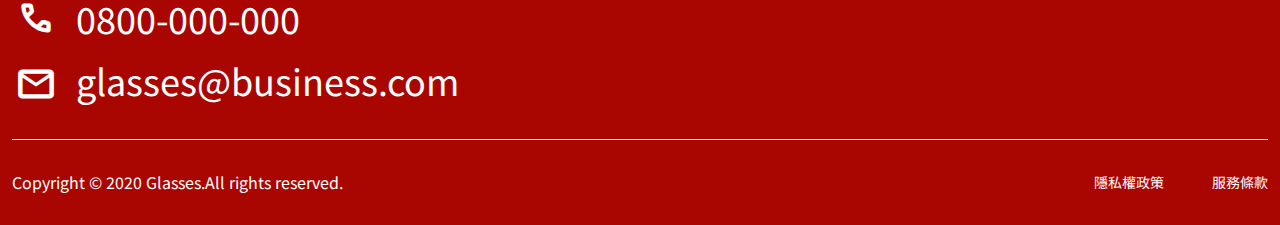
<file: store.html>
<!DOCTYPE html>
<html lang="en">

<head>
  <meta charset="UTF-8">
  <meta name="viewport" content="width=device-width, initial-scale=1.0">
  <meta http-equiv="X-UA-Compatible" content="ie=edge">
  <title>Store</title>
  <link rel="stylesheet" href="./assets/style/all.css">
  <link rel="stylesheet" href="https://fonts.googleapis.com/css2?family=Material+Symbols+Outlined:opsz,wght,FILL,GRAD@48,400,0,0" />
</head>

<body>

  <header class="header ">
    <div class="container header-nav">
      <h1><a href="index.html" class="logo">眼鏡官網</a></h1>
      <ul class="menu">
        <li>
          <a href="#" class="menu-more">系列鏡框</a>
          <ul class="dropdown-menu">
            <li><a href="product-optical.html">OPTICAL</a></li>
            <li><a href="product-sunglasses.html">SUNGLASSES</a></li>
          </ul>
        </li>
        <li>
          <a href="store.html" class="menu-more">門市據點</a>
          <ul class="dropdown-menu">
            <li> <a href="store.html"> 門市資訊</a></li>
            <li> <a href="store-map.html">地圖</a> </li>
          </ul>
        </li>
        <li><a href="">部落格</a></li>
        <li><a href="faq.html">常見問題</a></li>
      </ul>
      
      <span class="material-symbols-outlined ham-menu">
        menu
        </span>
    </div>
  
  </header>

  <main class="store container normal-section-margin">
    <h1 class="page-title">門市據點</h1>
    <form class="store-select">
        <label for="locate-selector">選擇地區</label>
        <select name="locate-selector" id="locate-selector" class="locate-selector">
            <option value="台北市">台北市</option>
            <option value="台中市">台中市</option>
            <option value="高雄市">高雄市</option>
        </select>
    </form>

    <ul class="store-list">
        <li>
            <img src="./assets/images/store-1.png" alt="store pic">
            <h2 class="store-name">台北中山旗艦店</h2>
            <ul class="store-details">
                <li><span class="material-symbols-outlined">call</span>電話：<a href="tel:+(02)000-1234">(02)000-1234</a></li>
                <li><span class="material-symbols-outlined">schedule</span>營業時間：10:00-21:00</li>
                <li><span class="material-symbols-outlined">location_on</span>地址：台北市中山區南京東路25巷2-1號</li>
            </ul>
            <a href="#" class="store-more">詳細資訊</a>
        </li>
        <li>
            <img src="./assets/images/store-2.png" alt="store pic">
            <h2 class="store-name">台北綠園店</h2>
            <ul class="store-details">
                <li><span class="material-symbols-outlined">call</span>電話：<a href="tel:+(02)000-2345">(02)000-2345</a></li>
                <li><span class="material-symbols-outlined">schedule</span>營業時間：10:00-21:00</li>
                <li><span class="material-symbols-outlined">location_on</span>地址：台北市中正區復興南路 132-1 號</li>
            </ul>
            <a href="#" class="store-more">詳細資訊</a>
        </li>
        <li>
            <img src="./assets/images/store-3.png" alt="store pic">
            <h2 class="store-name">台中清水旗艦店</h2>
            <ul class="store-details">
                <li><span class="material-symbols-outlined">call</span>電話：<a href="tel:+(02)000-1234">(02)000-1234</a></li>
                <li><span class="material-symbols-outlined">schedule</span>營業時間：10:00-21:00</li>
                <li><span class="material-symbols-outlined">location_on</span>地址：台中市清水區經南一路 23 號 8 樓</li>
            </ul>
            <a href="#" class="store-more">詳細資訊</a>
        </li>
        <li>
            <img src="./assets/images/store-4.png" alt="store pic">
            <h2 class="store-name">高雄中正形象店</h2>
            <ul class="store-details">
                <li><span class="material-symbols-outlined">call</span>電話：<a href="tel:+(07)000-2345">(07)000-2345</a></li>
                <li><span class="material-symbols-outlined">schedule</span>營業時間：10:00-21:00</li>
                <li><span class="material-symbols-outlined">location_on</span>地址：高雄市苓雅區中正路 38 號 12 樓</li>
            </ul>
            <a href="#" class="store-more">詳細資訊</a>
        </li>
        <li>
            <img src="./assets/images/store-5.png" alt="store pic">
            <h2 class="store-name">高雄夢時代店</h2>
            <ul class="store-details">
                <li><span class="material-symbols-outlined">call</span>電話：<a href="tel:+(07)000-1234">(07)000-1234</a></li>
                <li><span class="material-symbols-outlined">schedule</span>營業時間：10:00-21:00</li>
                <li><span class="material-symbols-outlined">location_on</span>地址：高雄市前鎮區中華一路 63 號 6 樓</li>
            </ul>
            <a href="#" class="store-more">詳細資訊</a>
        </li>
    </ul>
    
</main>

  <footer class="footer">
   <div class="container">
     <div class="footer-main">
      <div class="footer-nav">
        <ul class="footer-menu">
          <li><a href="index.html">首頁</a></li>
          <li><a href="product-optical.html">系列鏡框</a></li>
          <li><a href="store.html">門市據點</a></li>
          <li><a href="">部落格</a></li>
          <li><a href="faq.html">常見問題</a></li>
        </ul>
        <ul class="social-media">
          <li><a href="#"><img src="./assets/images/ic-social-fb.png" alt="facebook icon"></a></li>
          <li><a href="#"><img src="./assets/images/ic_social_ig.png" alt="instagram icon"></a></li>
          <li><a href="#"><img src="./assets/images/ic_social_line.png" alt="line icon"></a></li>
        </ul>
      </div>
      <ul class="footer-contact">
        <li><a href="tel:+0800-000-000">
          <span class="material-symbols-outlined contact-icon">
            call
            </span>
          0800-000-000</a></li>
        <li><a href="mailto:glasses@business.com">
          <span class="material-symbols-outlined contact-icon">
            mail
            </span>
          glasses@business.com</a></li>
      </ul>

     </div>
    

      <div class="legal">
        <p>Copyright © 2020 Glasses.All rights reserved.</p>
        <ul class="legal-terms">
          <li><a href="#">隱私權政策</a></li>
          <li><a href="#">服務條款</a></li>
        </ul>
      </div>
   </div>
  </footer>
  
  <script src="./assets/js/vendors.js"></script>
  <script src="./assets/js/all.js"></script>
</body>

</html>
</file>
<file: assets/style/all.css>
/* http://meyerweb.com/eric/tools/css/reset/ 
   v2.0 | 20110126
   License: none (public domain)
*/
@import url("https://fonts.googleapis.com/css2?family=Noto+Sans+TC:wght@400;500;700&family=Roboto:ital,wght@1,900&display=swap");
html, body, div, span, applet, object, iframe,
h1, h2, h3, h4, h5, h6, p, blockquote, pre,
a, abbr, acronym, address, big, cite, code,
del, dfn, em, img, ins, kbd, q, s, samp,
small, strike, strong, sub, sup, tt, var,
b, u, i, center,
dl, dt, dd, ol, ul, li,
fieldset, form, label, legend,
table, caption, tbody, tfoot, thead, tr, th, td,
article, aside, canvas, details, embed,
figure, figcaption, footer, header, hgroup,
menu, nav, output, ruby, section, summary,
time, mark, audio, video {
  margin: 0;
  padding: 0;
  border: 0;
  font-size: 100%;
  font: inherit;
  vertical-align: baseline; }

/* HTML5 display-role reset for older browsers */
article, aside, details, figcaption, figure,
footer, header, hgroup, menu, nav, section {
  display: block; }

body {
  line-height: 1; }

ol, ul {
  list-style: none; }

blockquote, q {
  quotes: none; }

blockquote:before, blockquote:after,
q:before, q:after {
  content: '';
  content: none; }

table {
  border-collapse: collapse;
  border-spacing: 0; }

*, *::before, *::after {
  -webkit-box-sizing: border-box;
          box-sizing: border-box; }

body {
  font-family: 'Noto Sans TC', 'Roboto', sans-serif;
  line-height: 1.5; }

img {
  max-width: 100%;
  height: auto;
  vertical-align: middle; }

a {
  text-decoration: none; }

a:hover {
  opacity: 0.6; }

.container {
  max-width: 1320px;
  margin: 0 auto;
  padding-left: 12px;
  padding-right: 12px; }
  @media (max-width: 992px) {
    .container {
      max-width: 1016px; } }
  @media (max-width: 767px) {
    .container {
      max-width: 791px; } }

.beige-section {
  background: #FBF2F2;
  padding: 80px 0;
  color: #650300; }

.normal-section-margin {
  margin-bottom: 80px; }
  @media (max-width: 767px) {
    .normal-section-margin {
      margin-bottom: 40px; } }

.section-title {
  font-size: 48px;
  font-weight: 700;
  margin-bottom: 48px;
  color: #650300;
  text-align: center; }
  @media (max-width: 767px) {
    .section-title {
      font-size: 24px;
      margin-bottom: 24px; } }

.section-item-title {
  font-weight: 900;
  font-style: italic;
  font-size: 48px;
  color: #AA0601;
  text-align: center; }

.page-title {
  margin-top: 80px;
  font-size: 48px;
  font-weight: 700;
  padding-left: 16px;
  border-left: 8px solid #AA0601;
  margin-bottom: 32px; }
  @media (max-width: 767px) {
    .page-title {
      font-size: 24px;
      margin-top: 40px; } }

.material-icons-outlined {
  font-family: 'Material Icons';
  font-weight: bold;
  font-style: normal;
  display: inline-block;
  line-height: 1;
  text-transform: none;
  letter-spacing: normal;
  word-wrap: normal;
  white-space: nowrap;
  direction: ltr;
  /* Support for all WebKit browsers. */
  -webkit-font-smoothing: antialiased;
  /* Support for Safari and Chrome. */
  text-rendering: optimizeLegibility;
  /* Support for Firefox. */
  -moz-osx-font-smoothing: grayscale;
  /* Support for IE. */
  -webkit-font-feature-settings: 'liga';
          font-feature-settings: 'liga'; }

.pagination {
  display: -webkit-box;
  display: -ms-flexbox;
  display: flex;
  -webkit-box-pack: center;
      -ms-flex-pack: center;
          justify-content: center;
  -webkit-box-align: center;
      -ms-flex-align: center;
          align-items: center; }
  .pagination a {
    color: #555555;
    display: block;
    font-size: 18px;
    padding: 12px 16px;
    border: 1px solid #555555; }
    .pagination a:hover {
      opacity: 1;
      background: #000;
      color: #fff; }
  .pagination .next {
    padding-left: 12px;
    padding-right: 12px; }
    .pagination .next:hover {
      background: #F2F2F2;
      color: #555555; }
  .pagination .page-active {
    background: #000;
    color: #fff; }

.header {
  background: #AA0601;
  padding: 16px 0; }
  .header-nav {
    display: -webkit-box;
    display: -ms-flexbox;
    display: flex;
    -webkit-box-pack: justify;
        -ms-flex-pack: justify;
            justify-content: space-between;
    -webkit-box-align: center;
        -ms-flex-align: center;
            align-items: center; }
    .header-nav .logo {
      width: 80px;
      height: 48px;
      display: block;
      text-indent: 110%;
      white-space: nowrap;
      overflow: hidden;
      background: url("../images/logo-white.png") no-repeat;
      background-size: contain; }
  .header .menu {
    display: -webkit-box;
    display: -ms-flexbox;
    display: flex;
    -webkit-column-gap: 64px;
       -moz-column-gap: 64px;
            column-gap: 64px; }
    .header .menu li a {
      display: block;
      color: #fff;
      font-size: 20px; }
    @media (max-width: 767px) {
      .header .menu {
        display: inline-block;
        max-height: 0;
        overflow: hidden;
        -webkit-box-orient: vertical;
        -webkit-box-direction: normal;
            -ms-flex-direction: column;
                flex-direction: column;
        position: absolute;
        z-index: 100;
        top: 80px;
        left: 0;
        right: 0;
        background: #AA0601;
        text-align: right; }
        .header .menu a {
          display: block;
          padding: 10px 25px; }
          .header .menu a:hover {
            border-bottom: 1px dashed #fff; } }
  .header .ham-menu {
    display: none;
    padding: 4px;
    font-size: 40px;
    font-weight: bold;
    color: #fff;
    cursor: pointer; }
    .header .ham-menu:hover {
      opacity: 0.6; }
    @media (max-width: 767px) {
      .header .ham-menu {
        display: block; } }
  .header .show-mobile-menu .menu {
    max-height: 300px;
    border-top: 1px dashed #fff; }
  .header .dropdown-menu {
    max-width: 175px;
    overflow: hidden;
    position: absolute;
    top: 130px;
    -webkit-transform: translate(-50%, -50%);
        -ms-transform: translate(-50%, -50%);
            transform: translate(-50%, -50%);
    text-align: center;
    background: #AA0601;
    border-top: 1px dashed #fff;
    display: none; }
    .header .dropdown-menu a {
      display: block;
      padding: 10px 25px; }
      .header .dropdown-menu a:hover {
        border-bottom: 1px dashed #fff; }
    @media (max-width: 767px) {
      .header .dropdown-menu {
        position: static;
        -webkit-transform: translate(0, 0);
            -ms-transform: translate(0, 0);
                transform: translate(0, 0); } }
  .header .show-menu {
    display: inline-block; }
    @media (max-width: 767px) {
      .header .show-menu {
        opacity: 0.7;
        border-top: none; } }

.footer {
  background: #AA0601;
  padding: 48px 0 32px 0; }
  @media (max-width: 767px) {
    .footer {
      padding: 24px 0; } }
  @media (max-width: 767px) {
    .footer-main {
      display: -webkit-box;
      display: -ms-flexbox;
      display: flex;
      -webkit-box-orient: horizontal;
      -webkit-box-direction: reverse;
          -ms-flex-direction: row-reverse;
              flex-direction: row-reverse;
      -webkit-box-pack: justify;
          -ms-flex-pack: justify;
              justify-content: space-between;
      -webkit-box-align: start;
          -ms-flex-align: start;
              align-items: start;
      padding-bottom: 24px;
      margin-bottom: 16px;
      border-bottom: 1px solid #fff; } }
  .footer-nav {
    display: -webkit-box;
    display: -ms-flexbox;
    display: flex;
    -webkit-box-pack: justify;
        -ms-flex-pack: justify;
            justify-content: space-between;
    -webkit-box-align: center;
        -ms-flex-align: center;
            align-items: center;
    margin-bottom: 24px; }
  .footer-menu {
    display: -webkit-box;
    display: -ms-flexbox;
    display: flex;
    -webkit-column-gap: 48px;
       -moz-column-gap: 48px;
            column-gap: 48px; }
    .footer-menu a {
      display: block;
      color: #fff;
      font-size: 16px; }
    @media (max-width: 767px) {
      .footer-menu {
        display: none; } }
  .footer .social-media {
    display: -webkit-box;
    display: -ms-flexbox;
    display: flex;
    -webkit-column-gap: 32px;
       -moz-column-gap: 32px;
            column-gap: 32px; }
    .footer .social-media img {
      max-width: 48px;
      max-height: 48px; }
    @media (max-width: 992px) {
      .footer .social-media {
        display: -webkit-box;
        display: -ms-flexbox;
        display: flex;
        -webkit-column-gap: 16px;
           -moz-column-gap: 16px;
                column-gap: 16px; }
        .footer .social-media img {
          max-width: 40px;
          max-height: 40px; } }
    @media (max-width: 767px) {
      .footer .social-media {
        display: -webkit-box;
        display: -ms-flexbox;
        display: flex;
        -webkit-column-gap: 8px;
           -moz-column-gap: 8px;
                column-gap: 8px; }
        .footer .social-media img {
          max-width: 24px;
          max-height: 24px; } }
  .footer-contact {
    padding-bottom: 32px;
    border-bottom: 1px solid #ffff;
    margin-bottom: 32px; }
    @media (max-width: 767px) {
      .footer-contact {
        padding-bottom: 0;
        margin-bottom: 0;
        border: none; } }
    .footer-contact a {
      display: block;
      color: #fff;
      font-size: 36px;
      display: -webkit-box;
      display: -ms-flexbox;
      display: flex;
      -webkit-box-align: center;
          -ms-flex-align: center;
              align-items: center; }
      @media (max-width: 767px) {
        .footer-contact a {
          display: block;
          color: #fff;
          font-size: 16px; } }
    .footer-contact span {
      max-width: 48px;
      max-height: 48px;
      color: #fff;
      font-weight: bold;
      margin-right: 16px; }
      @media (max-width: 767px) {
        .footer-contact span {
          max-width: 24px;
          max-height: 24px;
          margin-right: 8px; } }
    .footer-contact li:first-child {
      margin-bottom: 8px; }
      .footer-contact li:first-child span {
        font-size: 36px;
        padding: 6px; }
        @media (max-width: 767px) {
          .footer-contact li:first-child span {
            font-size: 18px;
            padding: 3px; } }
    .footer-contact li:last-child span {
      font-size: 40px;
      padding: 8px 4px; }
      @media (max-width: 767px) {
        .footer-contact li:last-child span {
          font-size: 20px;
          padding: 4px 2px; } }
  .footer .legal {
    display: -webkit-box;
    display: -ms-flexbox;
    display: flex;
    -webkit-box-pack: justify;
        -ms-flex-pack: justify;
            justify-content: space-between;
    -webkit-box-align: center;
        -ms-flex-align: center;
            align-items: center; }
    @media (max-width: 767px) {
      .footer .legal {
        -webkit-box-orient: vertical;
        -webkit-box-direction: normal;
            -ms-flex-direction: column;
                flex-direction: column;
        -webkit-box-align: start;
            -ms-flex-align: start;
                align-items: start; } }
    .footer .legal p {
      font-size: 16px;
      color: #fff;
      line-height: 21px; }
    .footer .legal .legal-terms {
      display: -webkit-box;
      display: -ms-flexbox;
      display: flex;
      -webkit-column-gap: 48px;
         -moz-column-gap: 48px;
              column-gap: 48px; }
      @media (max-width: 767px) {
        .footer .legal .legal-terms {
          -webkit-box-orient: vertical;
          -webkit-box-direction: normal;
              -ms-flex-direction: column;
                  flex-direction: column;
          margin-top: 8px; } }
    @media (max-width: 767px) {
      .footer .legal li:first-child {
        margin-bottom: 8px; } }
    .footer .legal a {
      display: block;
      color: #fff;
      font-size: 14px; }
      @media (max-width: 767px) {
        .footer .legal a {
          font-size: 16px; } }

.banner {
  width: auto;
  height: 787px;
  background: url("../images/home-header.png") no-repeat;
  background-size: cover; }
  .banner-main {
    height: 100%;
    display: -webkit-box;
    display: -ms-flexbox;
    display: flex;
    -webkit-box-pack: end;
        -ms-flex-pack: end;
            justify-content: flex-end;
    -webkit-box-align: center;
        -ms-flex-align: center;
            align-items: center; }
  .banner-detail {
    max-width: 576px;
    color: #650300;
    text-align: right; }
    .banner-detail h3 {
      font-size: 36px; }
    .banner-detail h2 {
      font-size: 64px;
      font-weight: 700;
      margin-bottom: 4px; }
    .banner-detail .cta-btn {
      font-size: 20px;
      padding: 6px 12px;
      font-weight: 500;
      color: #fff;
      border: none;
      background: #AA0601;
      cursor: pointer; }
      .banner-detail .cta-btn:hover {
        opacity: 0.6; }
  @media (max-width: 992px) {
    .banner {
      background: url("../images/home-header-sm.png") no-repeat;
      background-size: cover; } }
  @media (max-width: 767px) {
    .banner {
      height: 396px; }
      .banner-detail {
        max-width: 346px; }
      .banner h3 {
        font-size: 16px; }
      .banner h2 {
        font-size: 24px;
        margin-bottom: 8px; } }

.benefits h2 {
  margin-bottom: 24px; }

.benefits-list {
  display: -webkit-box;
  display: -ms-flexbox;
  display: flex;
  -webkit-box-pack: justify;
      -ms-flex-pack: justify;
          justify-content: space-between; }
  .benefits-list li {
    width: 23.6%;
    text-align: center; }
    .benefits-list li p {
      color: #000;
      text-align: left; }
  .benefits-list img {
    max-width: 100px;
    margin-bottom: 16px; }
  .benefits-list li:not(:last-child) img {
    padding: 8px; }
  .benefits-list h3 {
    font-size: 24px;
    font-weight: 700;
    color: #650300;
    margin-bottom: 8px; }

@media (max-width: 992px) {
  .benefits-list {
    -ms-flex-wrap: wrap;
        flex-wrap: wrap;
    -webkit-column-gap: 3.4%;
       -moz-column-gap: 3.4%;
            column-gap: 3.4%;
    row-gap: 3.4%; }
    .benefits-list li {
      width: 48%; } }

@media (max-width: 767px) {
  .benefits-list {
    -webkit-box-orient: vertical;
    -webkit-box-direction: normal;
        -ms-flex-direction: column;
            flex-direction: column;
    -webkit-box-align: center;
        -ms-flex-align: center;
            align-items: center;
    row-gap: 24px; }
    .benefits-list li {
      width: 100%; }
      .benefits-list li p {
        text-align: left; } }

.classical-display {
  display: -webkit-box;
  display: -ms-flexbox;
  display: flex;
  -webkit-box-pack: justify;
      -ms-flex-pack: justify;
          justify-content: space-between; }
  .classical-display li {
    width: 32%; }
    .classical-display li a {
      display: block; }

.classical img {
  margin-bottom: 8px; }

@media (max-width: 992px) {
  .classical-display {
    -webkit-box-orient: vertical;
    -webkit-box-direction: normal;
        -ms-flex-direction: column;
            flex-direction: column;
    -webkit-box-align: center;
        -ms-flex-align: center;
            align-items: center;
    row-gap: 24px; }
    .classical-display li {
      width: 48%; } }

@media (max-width: 767px) {
  .classical-display li {
    width: 100%; } }

.joint-design {
  padding: 80px 0;
  margin-bottom: 80px;
  background: url(../images/index-bg.png) no-repeat center center;
  background-size: cover; }
  .joint-design h2 {
    color: #fff; }
  .joint-design-display {
    display: -webkit-box;
    display: -ms-flexbox;
    display: flex; }
    .joint-design-display li {
      width: 100%; }
    .joint-design-display a {
      display: block; }
  .joint-design h3 {
    background: #fff;
    padding: 8px 0;
    text-align: center; }
  .joint-design .joint-design-pic-mobile {
    display: none; }
  @media (max-width: 992px) {
    .joint-design-display {
      -webkit-box-orient: vertical;
      -webkit-box-direction: normal;
          -ms-flex-direction: column;
              flex-direction: column;
      -webkit-box-align: center;
          -ms-flex-align: center;
              align-items: center;
      row-gap: 24px; }
      .joint-design-display li {
        width: 100%; } }
  @media (max-width: 767px) {
    .joint-design {
      padding: 40px 0; }
      .joint-design .joint-design-pic {
        display: none; }
      .joint-design .joint-design-pic-mobile {
        display: block;
        width: 100%; } }

.recommendation-list {
  display: -webkit-box;
  display: -ms-flexbox;
  display: flex;
  -webkit-box-pack: justify;
      -ms-flex-pack: justify;
          justify-content: space-between; }
  .recommendation-list li {
    width: 23.6%;
    -webkit-box-shadow: 0 2px 6px 0 #DEE2E6;
            box-shadow: 0 2px 6px 0 #DEE2E6;
    display: -webkit-box;
    display: -ms-flexbox;
    display: flex;
    -webkit-box-orient: vertical;
    -webkit-box-direction: normal;
        -ms-flex-direction: column;
            flex-direction: column;
    -webkit-box-pack: justify;
        -ms-flex-pack: justify;
            justify-content: space-between; }
    .recommendation-list li p {
      margin-left: 16px;
      margin-right: 16px; }

.recommendation-details img {
  margin-bottom: 16px;
  height: 306px;
  width: 100%;
  -o-object-fit: cover;
     object-fit: cover; }

.recommendation-details p:not(:last-child) {
  margin-bottom: 8px;
  font-weight: 500; }

.recommendation-details p:last-child {
  padding-bottom: 72px; }

.recommendation-date {
  font-size: 14px;
  color: #707070;
  margin-bottom: 16px; }

@media (max-width: 992px) {
  .recommendation-list {
    -ms-flex-wrap: wrap;
        flex-wrap: wrap;
    row-gap: 24px; }
    .recommendation-list li {
      width: 48.3%; } }

@media (max-width: 767px) {
  .recommendation-list {
    -webkit-box-orient: vertical;
    -webkit-box-direction: normal;
        -ms-flex-direction: column;
            flex-direction: column;
    -webkit-box-align: center;
        -ms-flex-align: center;
            align-items: center; }
    .recommendation-list li {
      width: 100%; } }

.contact-us {
  padding: 80px 0; }
  .contact-us h2 {
    margin-bottom: 24px; }
  .contact-us-detail {
    width: 50%;
    margin: 0 auto; }
  .contact-us-intro {
    color: #000;
    font-size: 20px;
    margin-bottom: 24px; }
  .contact-us .contact-form {
    display: -webkit-box;
    display: -ms-flexbox;
    display: flex;
    -webkit-box-orient: vertical;
    -webkit-box-direction: normal;
        -ms-flex-direction: column;
            flex-direction: column; }
    .contact-us .contact-form label {
      margin-bottom: 8px;
      color: #000; }
    .contact-us .contact-form input, .contact-us .contact-form textarea {
      padding: 6px 12px;
      background: #FBF2F2;
      border: 1px solid #000;
      margin-bottom: 16px; }
    .contact-us .contact-form textarea {
      min-height: 136px; }
    .contact-us .contact-form .agreement {
      display: -webkit-box;
      display: -ms-flexbox;
      display: flex;
      -webkit-box-align: start;
          -ms-flex-align: start;
              align-items: start;
      margin-bottom: 48px; }
      .contact-us .contact-form .agreement span {
        font-size: 24px;
        cursor: pointer;
        color: #000; }
      .contact-us .contact-form .agreement .agreenment-checked {
        position: absolute;
        display: none; }
      .contact-us .contact-form .agreement .agreement-checked-active {
        display: block; }
      .contact-us .contact-form .agreement p {
        color: #000; }
    .contact-us .contact-form .btn-submit {
      color: #fff;
      font-weight: 700;
      width: 65%;
      padding: 16px 0;
      background: #AA0601;
      -ms-flex-item-align: center;
          align-self: center;
      cursor: pointer;
      border: none; }
      .contact-us .contact-form .btn-submit:hover {
        opacity: 0.6; }
  @media (max-width: 992px) {
    .contact-us-detail {
      width: 58.33%; }
      .contact-us-detail .btn-submit {
        width: 58.33%; } }
  @media (max-width: 767px) {
    .contact-us {
      padding: 40px 0; }
      .contact-us-detail {
        width: 100%; }
      .contact-us .contact-form .btn-submit {
        width: 100%; } }

.product-nav {
  max-width: 1296px;
  margin: 0 auto;
  display: -webkit-box;
  display: -ms-flexbox;
  display: flex; }
  .product-nav li {
    width: 33.3333%;
    border: 1px solid #DCDCDC; }
    .product-nav li a {
      display: block;
      color: #000;
      font-weight: 500;
      font-size: 32px;
      padding-top: 24px;
      padding-bottom: 16px;
      text-align: center;
      border-bottom: 8px solid transparent; }
      @media (max-width: 992px) {
        .product-nav li a {
          font-size: 24px;
          padding: 16px 0; } }
      @media (max-width: 767px) {
        .product-nav li a {
          font-size: 16px; } }
      .product-nav li a:hover {
        opacity: 1;
        border-bottom: 8px solid #AA0601; }
    .product-nav li .nav-active {
      border-bottom: 8px solid #AA0601; }

.product-banner {
  display: -webkit-box;
  display: -ms-flexbox;
  display: flex; }
  .product-banner img {
    width: 50%; }
    @media (max-width: 992px) {
      .product-banner img:nth-child(-n+2) {
        display: none; } }
    .product-banner img:nth-last-child(-n+2) {
      display: none; }
      @media (max-width: 992px) {
        .product-banner img:nth-last-child(-n+2) {
          display: block; } }

.product-title {
  font-size: 42px;
  font-weight: 500;
  text-align: center; }

.product-subtitle {
  font-size: 32px;
  text-align: center;
  margin-bottom: 32px; }

.product-list {
  display: -webkit-box;
  display: -ms-flexbox;
  display: flex;
  -ms-flex-wrap: wrap;
      flex-wrap: wrap;
  -webkit-box-pack: justify;
      -ms-flex-pack: justify;
          justify-content: space-between;
  row-gap: 80px; }
  @media (max-width: 992px) {
    .product-list {
      row-gap: 40px; } }
  .product-list li {
    width: 23.6%; }
    @media (max-width: 992px) {
      .product-list li {
        width: 48.3%; } }
    @media (max-width: 767px) {
      .product-list li {
        width: 100%; } }
    @media (max-width: 767px) {
      .product-list li img {
        width: 100%; } }

.product-detail {
  display: -webkit-box;
  display: -ms-flexbox;
  display: flex;
  -webkit-box-pack: justify;
      -ms-flex-pack: justify;
          justify-content: space-between;
  font-size: 24px; }
  .product-detail span {
    color: #AA0601;
    font-weight: 500; }

.product-color-showcase {
  display: -webkit-box;
  display: -ms-flexbox;
  display: flex;
  -webkit-column-gap: 8px;
     -moz-column-gap: 8px;
          column-gap: 8px; }

.product-color {
  width: 24px;
  height: 24px;
  border-radius: 4px; }
  .product-color:first-child {
    background: #5F3E2D; }
  .product-color:last-child {
    background: #B75929; }

.sunglasses-list {
  display: -webkit-box;
  display: -ms-flexbox;
  display: flex;
  -webkit-box-pack: justify;
      -ms-flex-pack: justify;
          justify-content: space-between;
  -ms-flex-wrap: wrap;
      flex-wrap: wrap;
  row-gap: 80px; }
  .sunglasses-list li {
    width: 32.1%; }
    @media (max-width: 992px) {
      .sunglasses-list li {
        width: 48.2%; } }
    @media (max-width: 767px) {
      .sunglasses-list li {
        width: 100%; } }

.store-select {
  display: -webkit-box;
  display: -ms-flexbox;
  display: flex;
  -webkit-box-align: center;
      -ms-flex-align: center;
          align-items: center;
  margin-bottom: 40px; }
  .store-select label {
    font-size: 24px;
    margin-right: 16px; }
    @media (max-width: 767px) {
      .store-select label {
        font-size: 16px; } }
  .store-select .locate-selector {
    width: 304px;
    border: 1px solid #CED4DA;
    color: #495057;
    padding: 6px 12px;
    font-size: 18px;
    appearance: none;
    -moz-appearance: none;
    -webkit-appearance: none;
    background: url("../images/arrow_drop_down_FILL0_wght400_GRAD0_opsz48.svg") no-repeat 100% center;
    background-size: contain;
    cursor: pointer; }
    @media (max-width: 767px) {
      .store-select .locate-selector {
        font-size: 16px; } }

.store-list {
  width: 100%;
  display: -webkit-box;
  display: -ms-flexbox;
  display: flex;
  -ms-flex-wrap: wrap;
      flex-wrap: wrap;
  -webkit-box-pack: space-evenly;
      -ms-flex-pack: space-evenly;
          justify-content: space-evenly;
  -webkit-column-gap: 1.85%;
     -moz-column-gap: 1.85%;
          column-gap: 1.85%;
  row-gap: 48px; }
  .store-list::after {
    content: "";
    -webkit-box-flex: 1;
        -ms-flex: auto;
            flex: auto; }
  @media (max-width: 992px) {
    .store-list {
      -ms-flex-item-align: center;
          align-self: center; } }
  @media (max-width: 767px) {
    .store-list {
      row-gap: 24px; } }
  .store-list > li {
    width: 32.1%; }
    @media (max-width: 992px) {
      .store-list > li {
        width: 48.3%; } }
    @media (max-width: 767px) {
      .store-list > li {
        width: 100%; } }
  .store-list .store-more {
    text-align: center;
    padding: 16px 0;
    display: block;
    background: #000;
    font-size: 19px;
    color: #fff; }

.store-name {
  font-size: 24px;
  padding: 8px 24px;
  border: 1px solid #00000020; }

.store-details {
  border: 1px solid #00000020;
  padding: 16px 24px; }
  .store-details li {
    font-size: 20px;
    display: -webkit-box;
    display: -ms-flexbox;
    display: flex; }
    .store-details li span {
      margin-top: 4px;
      font-size: 24px;
      font-weight: bold;
      margin-right: 8px;
      vertical-align: baseline; }
    .store-details li a {
      color: #000; }
  .store-details li:not(:last-child) {
    margin-bottom: 8px; }

.store-map {
  margin-bottom: 80px; }
  @media (max-width: 767px) {
    .store-map {
      margin-bottom: 64px; } }
  .store-map-display {
    display: -webkit-box;
    display: -ms-flexbox;
    display: flex; }
    @media (max-width: 992px) {
      .store-map-display {
        -webkit-box-orient: vertical;
        -webkit-box-direction: normal;
            -ms-flex-direction: column;
                flex-direction: column;
        row-gap: 24px; } }
  .store-map-detail {
    max-width: 526px;
    margin-right: 24px; }
    @media (max-width: 992px) {
      .store-map-detail {
        margin-right: 0;
        max-width: 100%;
        display: -webkit-box;
        display: -ms-flexbox;
        display: flex;
        -webkit-box-pack: justify;
            -ms-flex-pack: justify;
                justify-content: space-between;
        -webkit-column-gap: 24px;
           -moz-column-gap: 24px;
                column-gap: 24px; }
        .store-map-detail img, .store-map-detail .store-map-about {
          width: 48.4%; } }
    @media (max-width: 767px) {
      .store-map-detail {
        -webkit-box-orient: vertical;
        -webkit-box-direction: normal;
            -ms-flex-direction: column;
                flex-direction: column; }
        .store-map-detail img, .store-map-detail .store-map-about {
          width: 100%; } }

iframe {
  max-width: 100%; }

@media (max-width: 992px) {
  .normal-iframe {
    display: none; } }

.sm-iframe {
  max-width: 100%;
  display: none; }
  @media (max-width: 992px) {
    .sm-iframe {
      display: block; } }

.faq {
  width: 66%;
  margin-left: auto;
  margin-right: auto; }
  @media (max-width: 992px) {
    .faq {
      width: 100%; } }
  @media (max-width: 767px) {
    .faq {
      margin-bottom: 64px; } }
  .faq .page-sub-title {
    font-size: 24px;
    font-weight: 700;
    margin-bottom: 24px; }
  .faq-list li:not(:last-child) {
    margin-bottom: 32px; }
    @media (max-width: 767px) {
      .faq-list li:not(:last-child) {
        margin-bottom: 24px; } }
  .faq-list h4 {
    font-size: 20px;
    font-weight: 700;
    margin-bottom: 8px; }

/*# sourceMappingURL=all.css.map */
</file>
